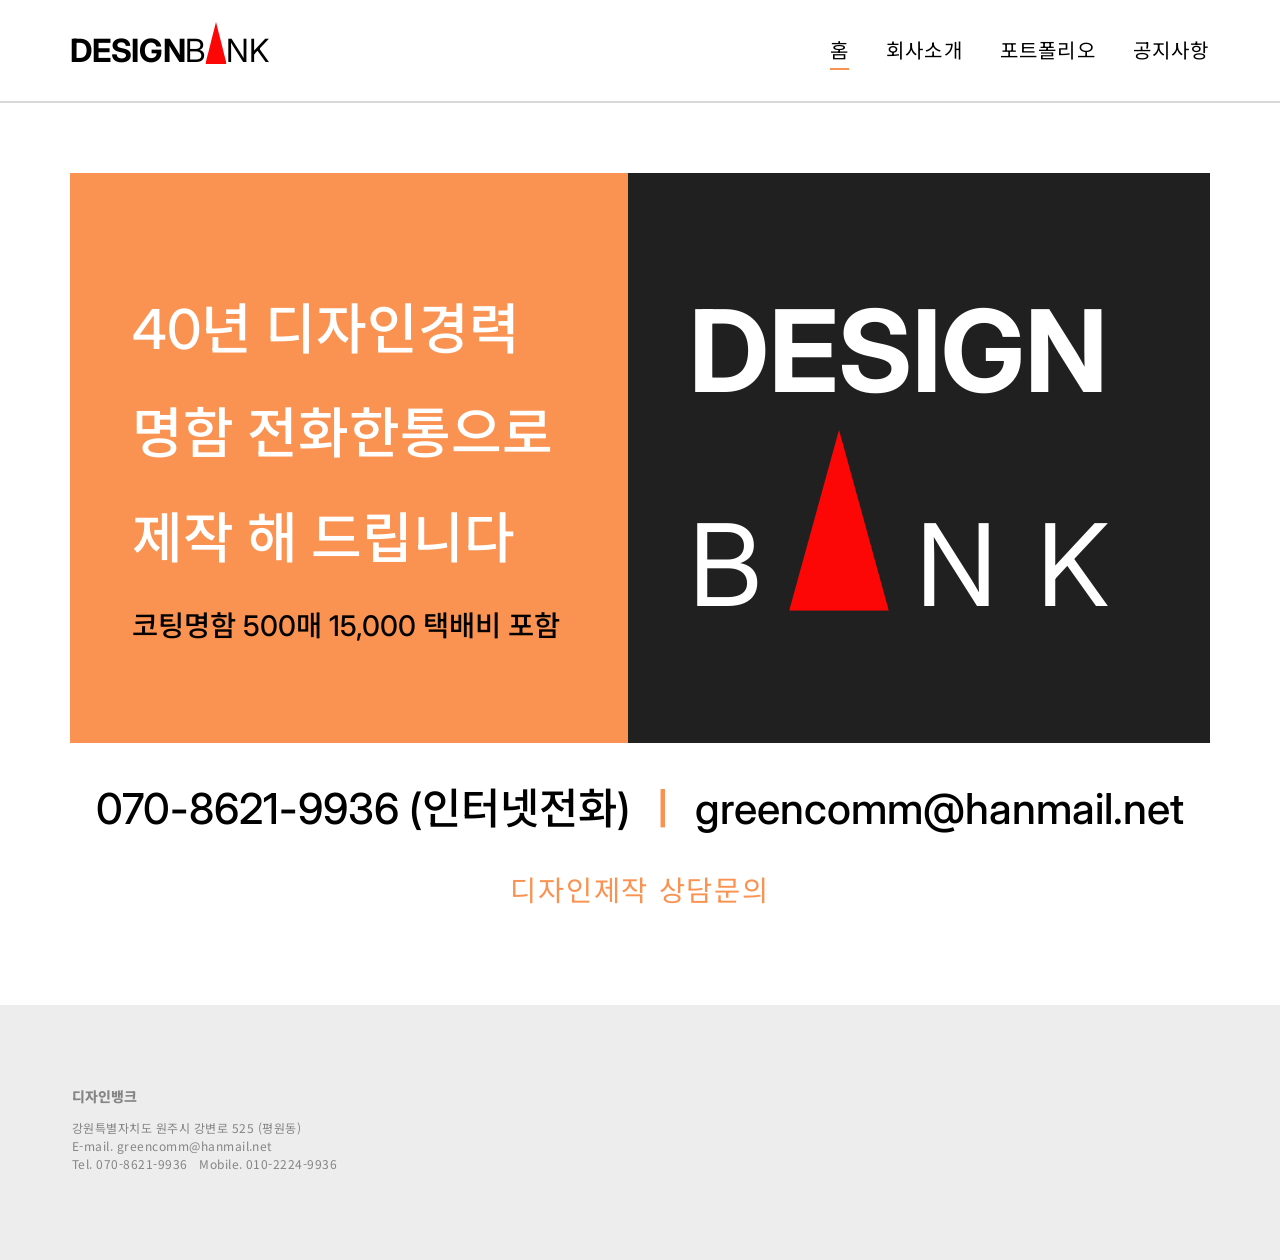
<file: index.html>
<!DOCTYPE html>
<html lang="ko">
<head>
<meta charset="UTF-8">
<meta name="viewport" content="width=device-width, initial-scale=1, viewport-fit=cover">
<title>DESIGNBANK 디자인뱅크</title>
<link rel="preconnect" href="https://fonts.googleapis.com">
<link rel="preconnect" href="https://fonts.gstatic.com" crossorigin>
<link href="https://fonts.googleapis.com/css2?family=Inter:wght@300;400;500;700;800&family=Noto+Sans+KR:wght@300;400;500;700;800&display=swap" rel="stylesheet">
<link rel="stylesheet" href="css/style.css">
<style>
  /* index1.html 슬라이드 효과: 글씨 전체가 오른쪽 검정 판 뒤에서 왼쪽으로 2초간 나옴 */
  .hero-left { position: relative; overflow: hidden; }
  .hero-right { position: relative; z-index: 2; }
  .hero-slide { animation: heroSlideLeft 2s cubic-bezier(.22,.8,.3,1) both; }
  @keyframes heroSlideLeft {
    from { transform: translateX(var(--slide, calc(100% + 10rem))); }
    to   { transform: translateX(0); }
  }
  @media (prefers-reduced-motion: reduce) { .hero-slide { animation: none; } }
</style>
</head>
<body data-page="home" data-group="home">

<svg width="0" height="0" style="position:absolute" aria-hidden="true">
  <symbol id="tri" viewBox="0 0 24 47.5" preserveAspectRatio="none"><polygon points="12,0 24,47.5 0,47.5" fill="#fd0606"/></symbol>
</svg>

<header class="header" id="header">
  <div class="header-inner">
    <a href="index.html" class="logo" aria-label="DESIGNBANK 홈">
      <b>DESIGN</b><span>B<span class="a">A<svg class="tri" aria-hidden="true"><use href="#tri"/></svg></span>NK</span>
    </a>
    <button class="menu-btn" aria-label="메뉴 열기" aria-expanded="false" aria-controls="nav"><span></span><span></span><span></span></button>
    <nav class="nav" id="nav">
      <a href="index.html" data-nav="home">홈</a>
      <a href="about.html" data-nav="about">회사소개</a>
      <a href="portfolio.html" data-nav="portfolio">포트폴리오</a>
      <a href="notice.html" data-nav="notice">공지사항</a>
    </nav>
  </div>
</header>

<main>
  <section class="page">
    <div class="hero">
      <div class="hero-left">
        <div class="hero-slide" id="heroSlide">
          <h1>40년 디자인경력<br>명함 전화한통으로<br>제작 해 드립니다</h1>
          <p>코팅명함 500매 15,000 택배비 포함</p>
        </div>
      </div>
      <div class="hero-right" aria-label="DESIGN BANK">
        <div class="hero-mark" aria-hidden="true">
          <span class="l1">DESIGN</span>
          <span class="l2">B<span class="a">A<svg class="tri" aria-hidden="true"><use href="#tri"/></svg></span>NK</span>
        </div>
      </div>
    </div>
    <div class="contact">
      <p class="tel">070-8621-9936 (인터넷전화)<em>ㅣ</em>greencomm@hanmail.net</p>
      <span class="cta">디자인제작 상담문의</span>
    </div>
  </section>
</main>

<footer class="footer">
  <div class="footer-inner">
    <b>디자인뱅크</b>
    <address>
      강원특별자치도 원주시 강변로 525 (평원동)<br>
      E-mail. greencomm@hanmail.net<br>
      <span>Tel. 070-8621-9936</span> Mobile. 010-2224-9936
    </address>
  </div>
</footer>

<script src="js/common.js"></script>
<script>
  // 주황 영역 폭만큼 오른쪽(검정 판 뒤)에서 시작하도록 설정
  // 홈 메뉴·로고를 누를 때마다, 그리고 주황 영역을 클릭할 때 다시 재생
  (function () {
    var left = document.querySelector('.hero-left');
    var slide = document.getElementById('heroSlide');
    if (!left || !slide) return;

    function setDistance() { slide.style.setProperty('--slide', left.clientWidth + 'px'); }
    function replay() {
      setDistance();
      slide.style.animation = 'none';
      void slide.offsetWidth;
      slide.style.animation = '';
    }

    setDistance();
    window.addEventListener('resize', setDistance);
    left.addEventListener('click', replay);

    // 홈 메뉴와 로고: 페이지를 새로 불러오지 않고 맨 위로 올린 뒤 애니메이션 재생
    document.querySelectorAll('a[data-nav="home"], .header .logo').forEach(function (a) {
      a.addEventListener('click', function (e) {
        e.preventDefault();
        window.scrollTo({ top: 0, behavior: 'smooth' });
        // 모바일 메뉴가 열려 있으면 닫기
        var nav = document.getElementById('nav');
        var btn = document.querySelector('.menu-btn');
        if (nav && btn && btn.getAttribute('aria-expanded') === 'true') btn.click();
        replay();
      });
    });

    // 뒤로가기로 돌아왔을 때(캐시된 페이지)도 다시 재생
    window.addEventListener('pageshow', function (e) { if (e.persisted) replay(); });
  })();
</script>
</body>
</html>
</file>
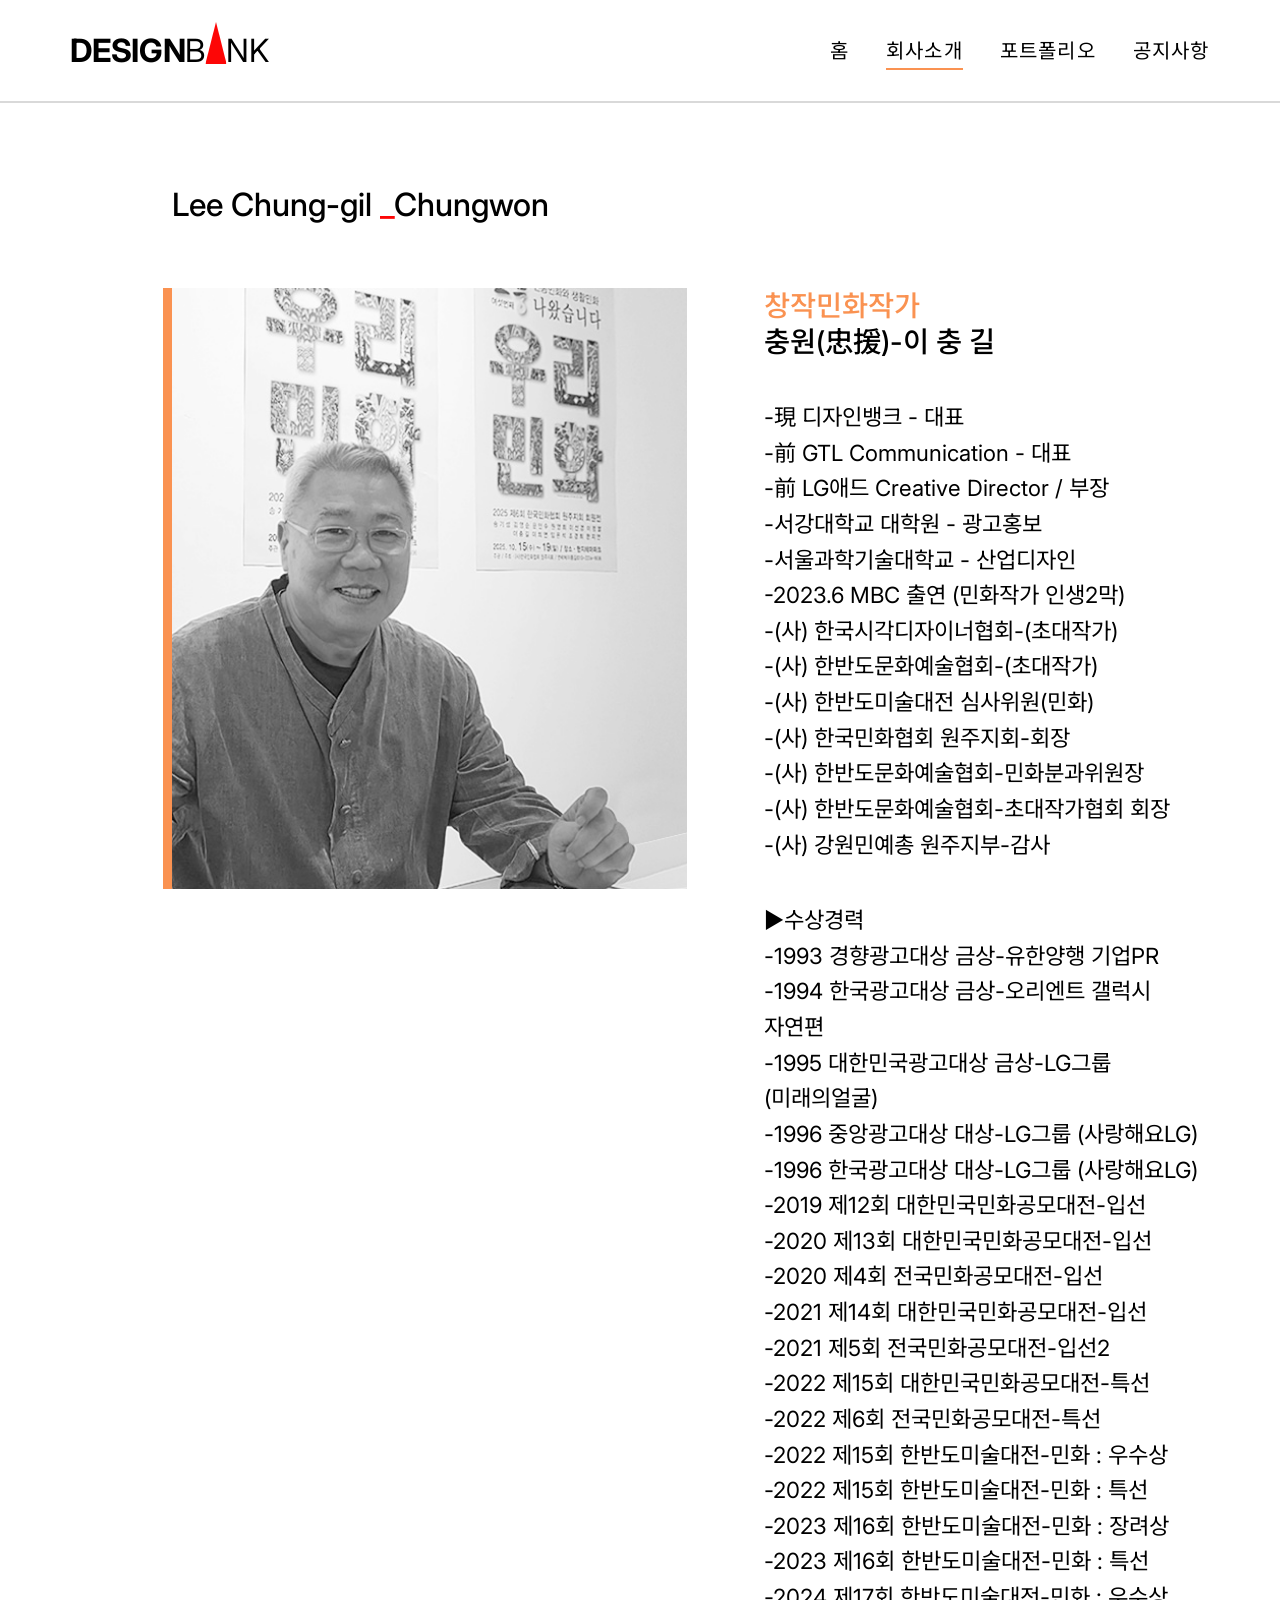
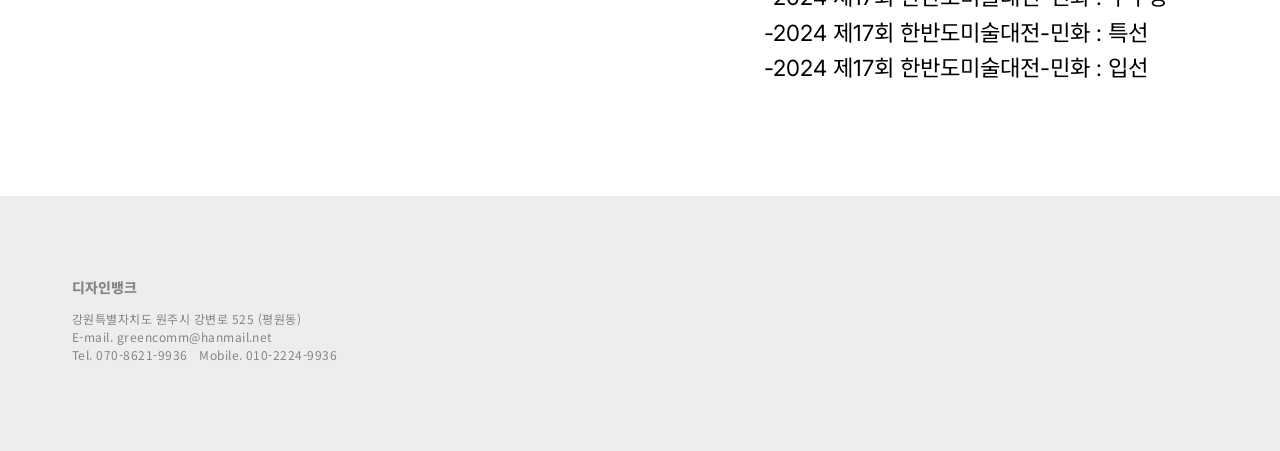
<file: about.html>
<!DOCTYPE html>
<html lang="ko">
<head>
<meta charset="UTF-8">
<meta name="viewport" content="width=device-width, initial-scale=1, viewport-fit=cover">
<title>회사소개 | DESIGNBANK 디자인뱅크</title>
<link rel="preconnect" href="https://fonts.googleapis.com">
<link rel="preconnect" href="https://fonts.gstatic.com" crossorigin>
<link href="https://fonts.googleapis.com/css2?family=Inter:wght@300;400;500;700;800&family=Noto+Sans+KR:wght@300;400;500;700;800&display=swap" rel="stylesheet">
<link rel="stylesheet" href="css/style.css">
</head>
<body data-page="about" data-group="about">

<svg width="0" height="0" style="position:absolute" aria-hidden="true">
  <symbol id="tri" viewBox="0 0 24 47.5" preserveAspectRatio="none"><polygon points="12,0 24,47.5 0,47.5" fill="#fd0606"/></symbol>
</svg>

<header class="header" id="header">
  <div class="header-inner">
    <a href="index.html" class="logo" aria-label="DESIGNBANK 홈">
      <b>DESIGN</b><span>B<span class="a">A<svg class="tri" aria-hidden="true"><use href="#tri"/></svg></span>NK</span>
    </a>
    <button class="menu-btn" aria-label="메뉴 열기" aria-expanded="false" aria-controls="nav"><span></span><span></span><span></span></button>
    <nav class="nav" id="nav">
      <a href="index.html" data-nav="home">홈</a>
      <a href="about.html" data-nav="about">회사소개</a>
      <a href="portfolio.html" data-nav="portfolio">포트폴리오</a>
      <a href="notice.html" data-nav="notice">공지사항</a>
    </nav>
  </div>
</header>

<main>
  <section class="page about">
    <h2>Lee Chung-gil <em>_</em>Chungwon</h2>
    <div class="about-grid">
      <div class="ph photo" data-src="images/image1/대표사진.jpg" data-alt="충원 이충길 대표"></div>
      <div class="bio">
        <p class="role">창작민화작가</p>
        <p class="name">충원(忠援)-이 충 길</p>
        <ul>
          <li>-現 디자인뱅크 - 대표</li>
          <li>-前 GTL Communication - 대표</li>
          <li>-前 LG애드 Creative Director / 부장</li>
          <li>-서강대학교 대학원 - 광고홍보</li>
          <li>-서울과학기술대학교 - 산업디자인</li>
          <li>-2023.6 MBC 출연 (민화작가 인생2막)</li>
          <li>-(사) 한국시각디자이너협회-(초대작가)</li>
          <li>-(사) 한반도문화예술협회-(초대작가)</li>
          <li>-(사) 한반도미술대전 심사위원(민화)</li>
          <li>-(사) 한국민화협회 원주지회-회장</li>
          <li>-(사) 한반도문화예술협회-민화분과위원장</li>
          <li>-(사) 한반도문화예술협회-초대작가협회 회장</li>
          <li>-(사) 강원민예총 원주지부-감사</li>
        </ul>
        <h3>▶수상경력</h3>
        <ul>
          <li>-1993 경향광고대상 금상-유한양행 기업PR</li>
          <li>-1994 한국광고대상 금상-오리엔트 갤럭시 자연편</li>
          <li>-1995 대한민국광고대상 금상-LG그룹 (미래의얼굴)</li>
          <li>-1996 중앙광고대상 대상-LG그룹 (사랑해요LG)</li>
          <li>-1996 한국광고대상 대상-LG그룹 (사랑해요LG)</li>
          <li>-2019 제12회 대한민국민화공모대전-입선</li>
          <li>-2020 제13회 대한민국민화공모대전-입선</li>
          <li>-2020 제4회 전국민화공모대전-입선</li>
          <li>-2021 제14회 대한민국민화공모대전-입선</li>
          <li>-2021 제5회 전국민화공모대전-입선2</li>
          <li>-2022 제15회 대한민국민화공모대전-특선</li>
          <li>-2022 제6회 전국민화공모대전-특선</li>
          <li>-2022 제15회 한반도미술대전-민화 : 우수상</li>
          <li>-2022 제15회 한반도미술대전-민화 : 특선</li>
          <li>-2023 제16회 한반도미술대전-민화 : 장려상</li>
          <li>-2023 제16회 한반도미술대전-민화 : 특선</li>
          <li>-2024 제17회 한반도미술대전-민화 : 우수상</li>
          <li>-2024 제17회 한반도미술대전-민화 : 특선</li>
          <li>-2024 제17회 한반도미술대전-민화 : 입선</li>
        </ul>
      </div>
    </div>
  </section>
</main>

<footer class="footer">
  <div class="footer-inner">
    <b>디자인뱅크</b>
    <address>
      강원특별자치도 원주시 강변로 525 (평원동)<br>
      E-mail. <a href="mailto:greencomm@hanmail.net">greencomm@hanmail.net</a><br>
      <span>Tel. <a href="tel:070-8621-9936">070-8621-9936</a></span> Mobile. <a href="tel:010-2224-9936">010-2224-9936</a>
    </address>
  </div>
</footer>

<div class="lightbox" id="lightbox" role="dialog" aria-label="이미지 크게 보기"><img alt=""></div>

<script src="js/common.js"></script>
</body>
</html>
</file>
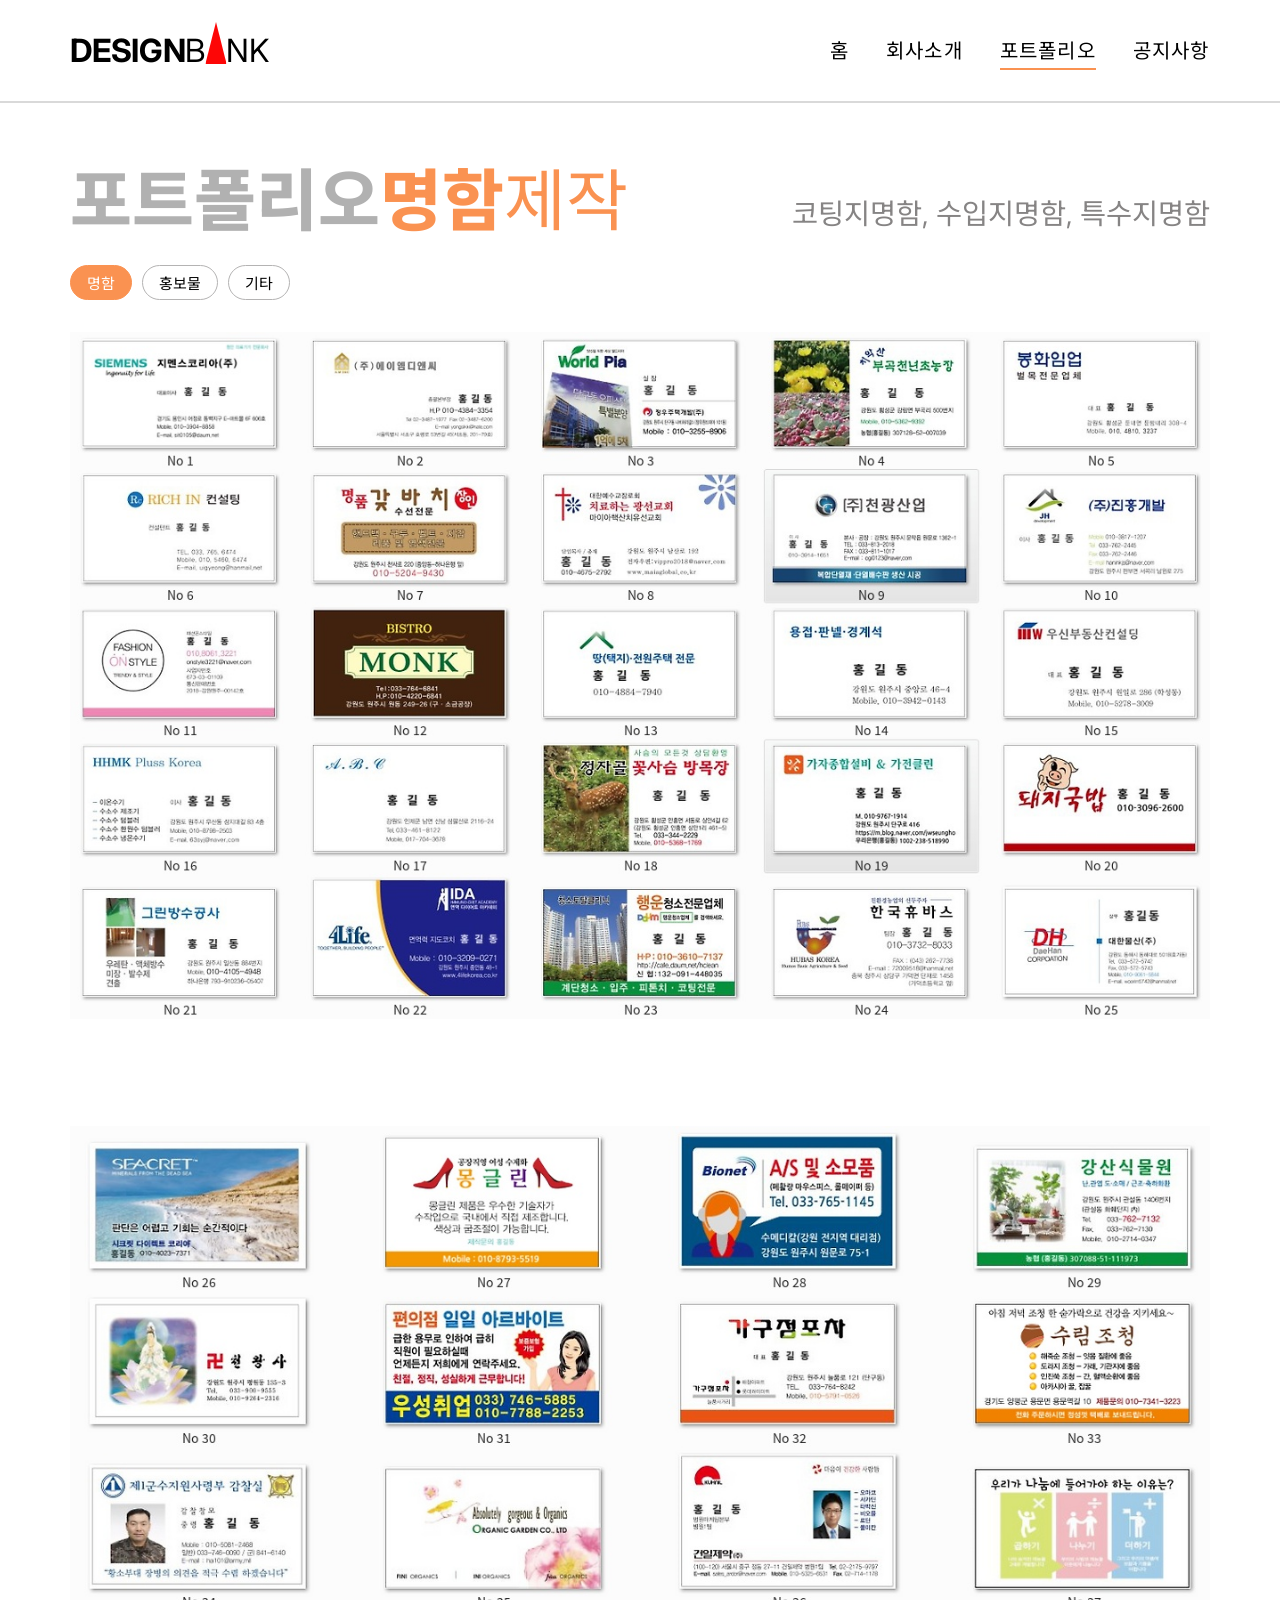
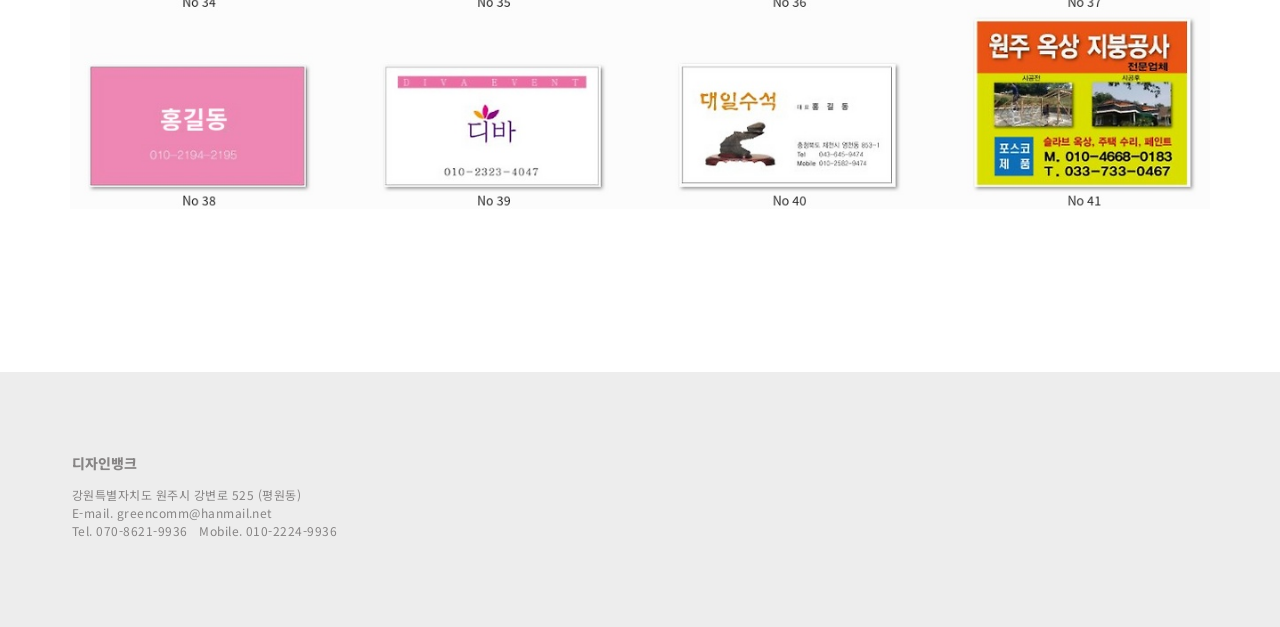
<file: namecard.html>
<!DOCTYPE html>
<html lang="ko">
<head>
<meta charset="UTF-8">
<meta name="viewport" content="width=device-width, initial-scale=1, viewport-fit=cover">
<title>포트폴리오 - 명함 | DESIGNBANK 디자인뱅크</title>
<link rel="preconnect" href="https://fonts.googleapis.com">
<link rel="preconnect" href="https://fonts.gstatic.com" crossorigin>
<link href="https://fonts.googleapis.com/css2?family=Inter:wght@300;400;500;700;800&family=Noto+Sans+KR:wght@300;400;500;700;800&display=swap" rel="stylesheet">
<link rel="stylesheet" href="css/style.css">
<style>
  /* 명함 이미지가 잘리지 않고 원본 비율 그대로 아래로 길게 보이도록 */
  [data-gallery="namecard"],
  [data-gallery="namecard"] * {
    max-height: none !important;
    overflow: visible !important;
  }
  [data-gallery="namecard"] .ph,
  [data-gallery="namecard"] figure,
  [data-gallery="namecard"] a {
    height: auto !important;
    aspect-ratio: auto !important;
  }
  [data-gallery="namecard"] img {
    display: block;
    width: 100% !important;
    height: auto !important;
    object-fit: contain !important;
    aspect-ratio: auto !important;
  }
  .namecard-full img {
    display: block;
    width: 100%;
    height: auto;
    margin: 0 auto 24px;
  }
</style>
</head>
<body data-page="namecard" data-group="portfolio">

<svg width="0" height="0" style="position:absolute" aria-hidden="true">
  <symbol id="tri" viewBox="0 0 24 47.5" preserveAspectRatio="none"><polygon points="12,0 24,47.5 0,47.5" fill="#fd0606"/></symbol>
</svg>

<header class="header" id="header">
  <div class="header-inner">
    <a href="index.html" class="logo" aria-label="DESIGNBANK 홈">
      <b>DESIGN</b><span>B<span class="a">A<svg class="tri" aria-hidden="true"><use href="#tri"/></svg></span>NK</span>
    </a>
    <button class="menu-btn" aria-label="메뉴 열기" aria-expanded="false" aria-controls="nav"><span></span><span></span><span></span></button>
    <nav class="nav" id="nav">
      <a href="index.html" data-nav="home">홈</a>
      <a href="about.html" data-nav="about">회사소개</a>
      <a href="portfolio.html" data-nav="portfolio">포트폴리오</a>
      <a href="notice.html" data-nav="notice">공지사항</a>
    </nav>
  </div>
</header>

<main>
  <section class="page">
    <div class="pf-head">
      <h2><span class="g">포트폴리오</span>명함<span class="r">제작</span></h2>
      <p>코팅지명함, 수입지명함, 특수지명함</p>
    </div>
    <div class="pf-tabs"></div>
    <div class="stack namecard-full">
      <img src="images/namecard/namecards1.jpg" alt="명함 제작 포트폴리오 1">
      <img src="images/namecard/namecards2.jpg" alt="명함 제작 포트폴리오 2">
    </div>
  </section>
</main>

<footer class="footer">
  <div class="footer-inner">
    <b>디자인뱅크</b>
    <address>
      강원특별자치도 원주시 강변로 525 (평원동)<br>
      E-mail. <a href="mailto:greencomm@hanmail.net">greencomm@hanmail.net</a><br>
      <span>Tel. <a href="tel:070-8621-9936">070-8621-9936</a></span> Mobile. <a href="tel:010-2224-9936">010-2224-9936</a>
    </address>
  </div>
</footer>

<div class="lightbox" id="lightbox" role="dialog" aria-label="이미지 크게 보기"><img alt=""></div>

<script src="js/common.js"></script>
</body>
</html>
</file>
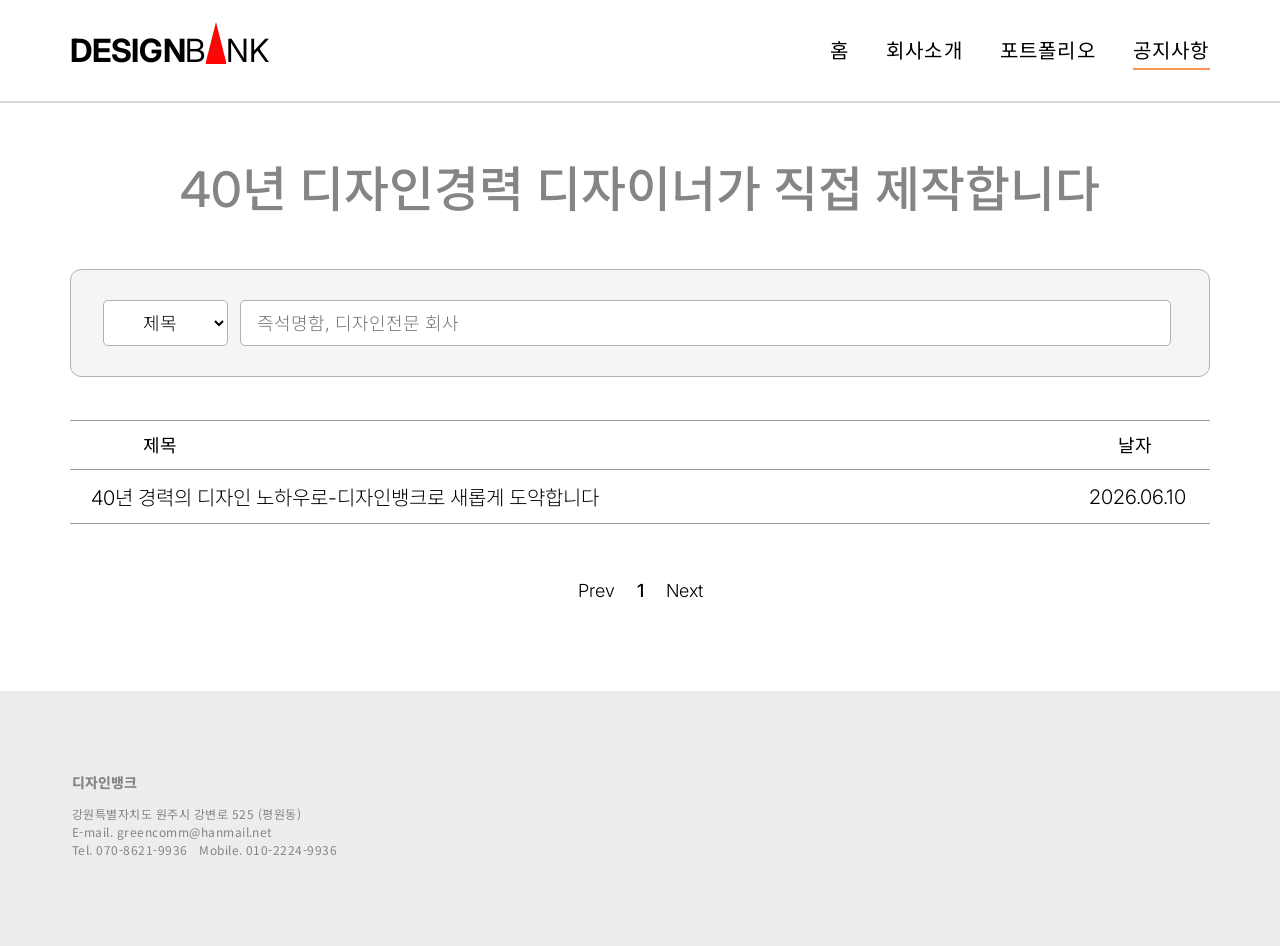
<file: notice-view.html>
<!DOCTYPE html>
<html lang="ko">
<head>
<meta charset="UTF-8">
<meta name="viewport" content="width=device-width, initial-scale=1">
<title>공지사항 상세 | DESIGNBANK 디자인뱅크</title>
<!-- 공지 글 보기는 이제 notice.html?id=번호 에서 보여 줍니다. 예전 주소로 들어오면 자동으로 이동합니다. -->
<script>location.replace('notice.html' + location.search);</script>
<noscript><meta http-equiv="refresh" content="0; url=notice.html"></noscript>
</head>
<body><p><a href="notice.html">공지사항으로 이동</a></p></body>
</html>
</file>
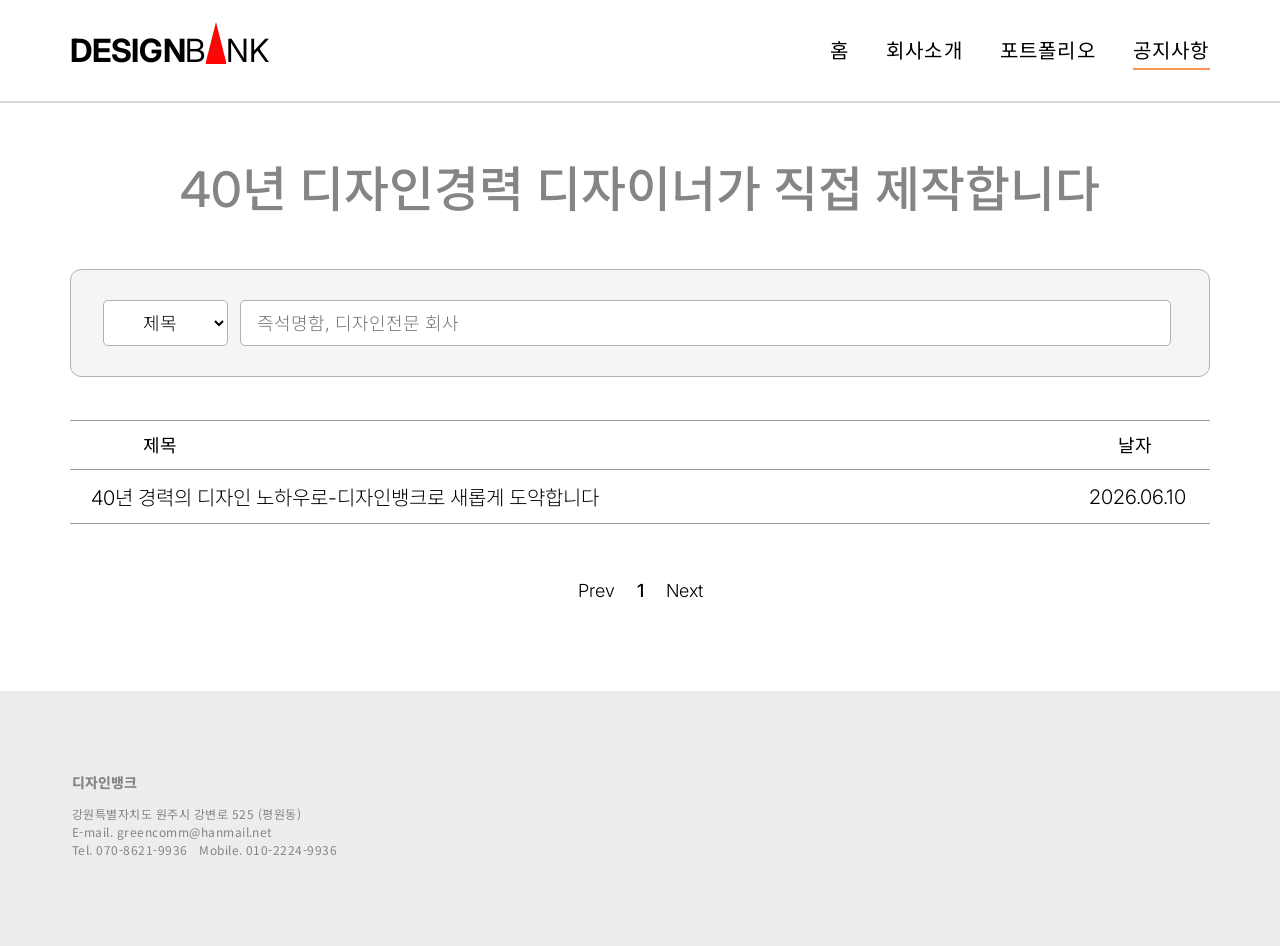
<file: notice.html>
<!DOCTYPE html>
<html lang="ko">
<head>
<meta charset="UTF-8">
<meta name="viewport" content="width=device-width, initial-scale=1, viewport-fit=cover">
<title>공지사항 | DESIGNBANK 디자인뱅크</title>
<link rel="preconnect" href="https://fonts.googleapis.com">
<link rel="preconnect" href="https://fonts.gstatic.com" crossorigin="">
<link href="https://fonts.googleapis.com/css2?family=Inter:wght@300;400;500;700;800&amp;family=Noto+Sans+KR:wght@300;400;500;700;800&amp;display=swap" rel="stylesheet">
<link rel="stylesheet" href="css/style.css?v=202610121200">
<style>
  /* 모바일에서도 검색칸을 한 줄로 (제목 선택 + 검색어 입력) */
  @media (max-width:600px){
    .search{flex-direction:row;align-items:center;gap:8px;padding:14px}
    .search select{flex:none;width:88px;padding:0 8px;font-size:16px}
    .search input{flex:1;min-width:0;padding:0 12px;font-size:16px}
  }
</style>
</head>
<body data-page="notice" data-group="notice">

<svg width="0" height="0" style="position:absolute" aria-hidden="true">
  <symbol id="tri" viewBox="0 0 24 47.5" preserveAspectRatio="none"><polygon points="12,0 24,47.5 0,47.5" fill="#fd0606"></polygon></symbol>
</svg>

<header class="header" id="header">
  <div class="header-inner">
    <a href="index.html" class="logo" aria-label="DESIGNBANK 홈">
      <b>DESIGN</b><span>B<span class="a">A<svg class="tri" aria-hidden="true"><use href="#tri"></use></svg></span>NK</span>
    </a>
    <button class="menu-btn" aria-label="메뉴 열기" aria-expanded="false" aria-controls="nav"><span></span><span></span><span></span></button>
    <nav class="nav" id="nav">
      <a href="index.html" data-nav="home">홈</a>
      <a href="about.html" data-nav="about">회사소개</a>
      <a href="portfolio.html" data-nav="portfolio">포트폴리오</a>
      <a href="notice.html" data-nav="notice">공지사항</a>
    </nav>
  </div>
</header>

<main>
  <section class="page">
    <p class="notice-title" data-view-title="40년 디자인경력 디자이너는 다릅니다">40년 디자인경력 디자이너가 직접 제작합니다</p>
    <form class="search" role="search" onsubmit="return false">
      <select aria-label="검색 항목"><option>제목</option></select>
      <input type="search" id="q" placeholder="즉석명함, 디자인전문 회사" aria-label="검색어">
    </form>
    <table class="board">
      <thead><tr><th>제목</th><th class="date">날자</th></tr></thead>
      <tbody id="board-body"></tbody>
    </table>
    <div class="pager"><button type="button">Prev</button><b>1</b><button type="button">Next</button></div>
    <article class="detail" id="post" style="display:none"></article>
  </section>
</main>

<footer class="footer">
  <div class="footer-inner">
    <b>디자인뱅크</b>
    <address>
      강원특별자치도 원주시 강변로 525 (평원동)<br>
      E-mail. <a href="mailto:greencomm@hanmail.net">greencomm@hanmail.net</a><br>
      <span>Tel. <a href="tel:070-8621-9936">070-8621-9936</a></span> Mobile. <a href="tel:010-2224-9936">010-2224-9936</a>
    </address>
  </div>
</footer>

<script id="notice-data">
/* 공지사항 글 목록: admin.html(편집기)에서 고치면 이 부분이 바뀝니다 */
window.NOTICE_POSTS = [
  {id:1,title:"40년 경력의 디자인 노하우로-디자인뱅크로 새롭게 도약합니다",date:"2026.06.10",body:"40년 경력의 디자인 노하우로<br>디자인뱅크 새이름으로 새롭게 도약합니다<br>많은 관심과 성원 부탁드립니다"}
];
</script>
<script src="js/common.js?v=202610121200"></script>
<script id="notice-render">
/* 공지사항 목록과 글 보기: 위 NOTICE_POSTS로 이 페이지가 직접 그립니다 (js/common.js 버전과 상관없이 동작) */
(function(){
  var P = window.NOTICE_POSTS || [];
  var body = document.getElementById("board-body"), post = document.getElementById("post"), q = document.getElementById("q");
  if (!body) return;
  if (q) { var nq = q.cloneNode(true); q.parentNode.replaceChild(nq, q); q = nq; }
  var id = Number(new URLSearchParams(location.search).get("id"));
  var back = '<a class="back" href="notice.html">목록으로</a>';
  function list(s) {
    var l = P.filter(function (p) { return p.title.indexOf(s) > -1; });
    body.innerHTML = l.length ? l.map(function (p) {
      return '<tr><td><a href="notice.html?id=' + p.id + '">' + p.title + '</a></td><td class="date">' + p.date + '</td></tr>';
    }).join("") : '<tr class="empty"><td colspan="2">검색 결과가 없습니다. 다른 검색어를 입력해 보세요.</td></tr>';
  }
  if (id && post) {
    document.querySelectorAll(".search,.board,.pager").forEach(function (e) { e.style.display = "none"; });
    var t = document.querySelector(".notice-title");
    if (t && t.getAttribute("data-view-title")) t.textContent = t.getAttribute("data-view-title");
    var p = P.filter(function (x) { return x.id === id; })[0];
    post.innerHTML = p ? '<h3>' + p.title + '</h3><time>' + p.date + '</time><hr><div class="body">' + p.body + '</div>' + back
                       : '<p>글을 찾을 수 없습니다. 목록에서 다시 선택해 주세요.</p>' + back;
    post.style.display = "";
  } else {
    if (post) post.style.display = "none";
    list("");
    if (q) q.addEventListener("input", function (e) { list(e.target.value.trim()); });
  }
})();
</script>
</body>
</html>
</file>
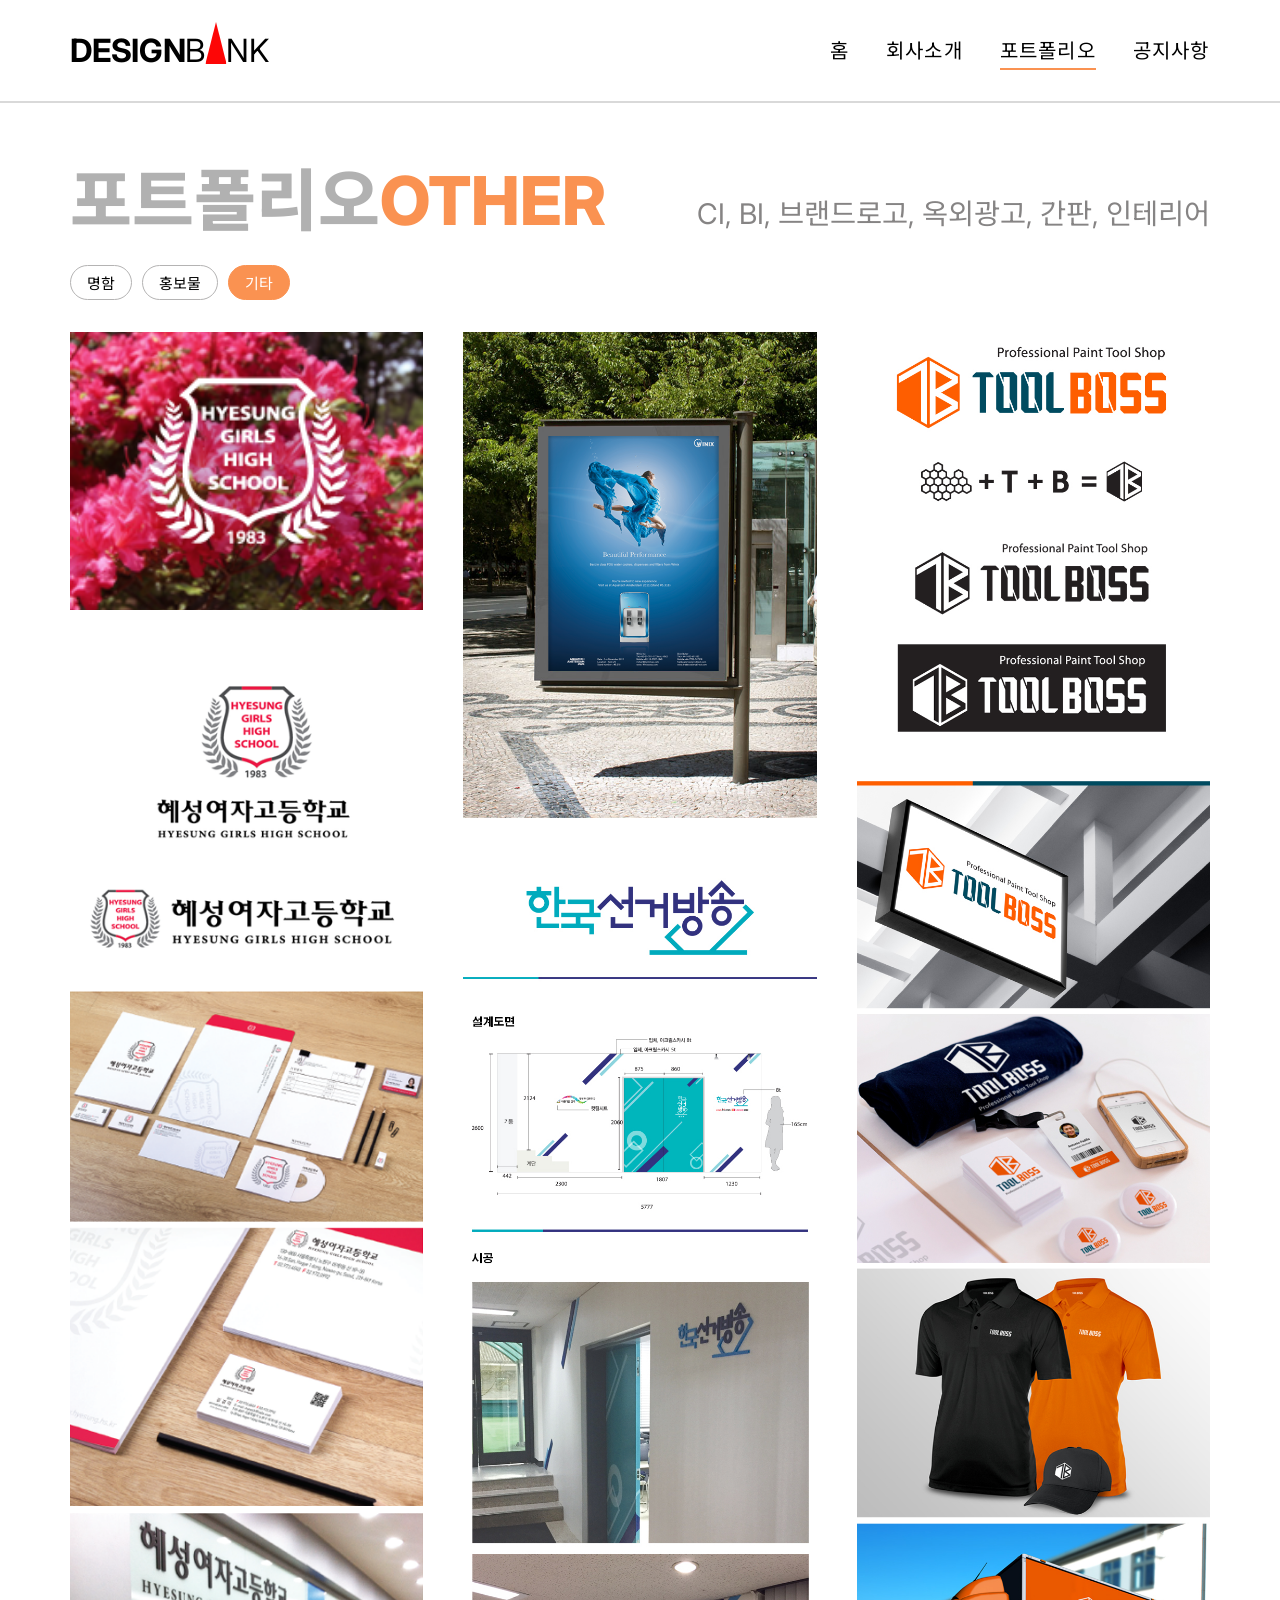
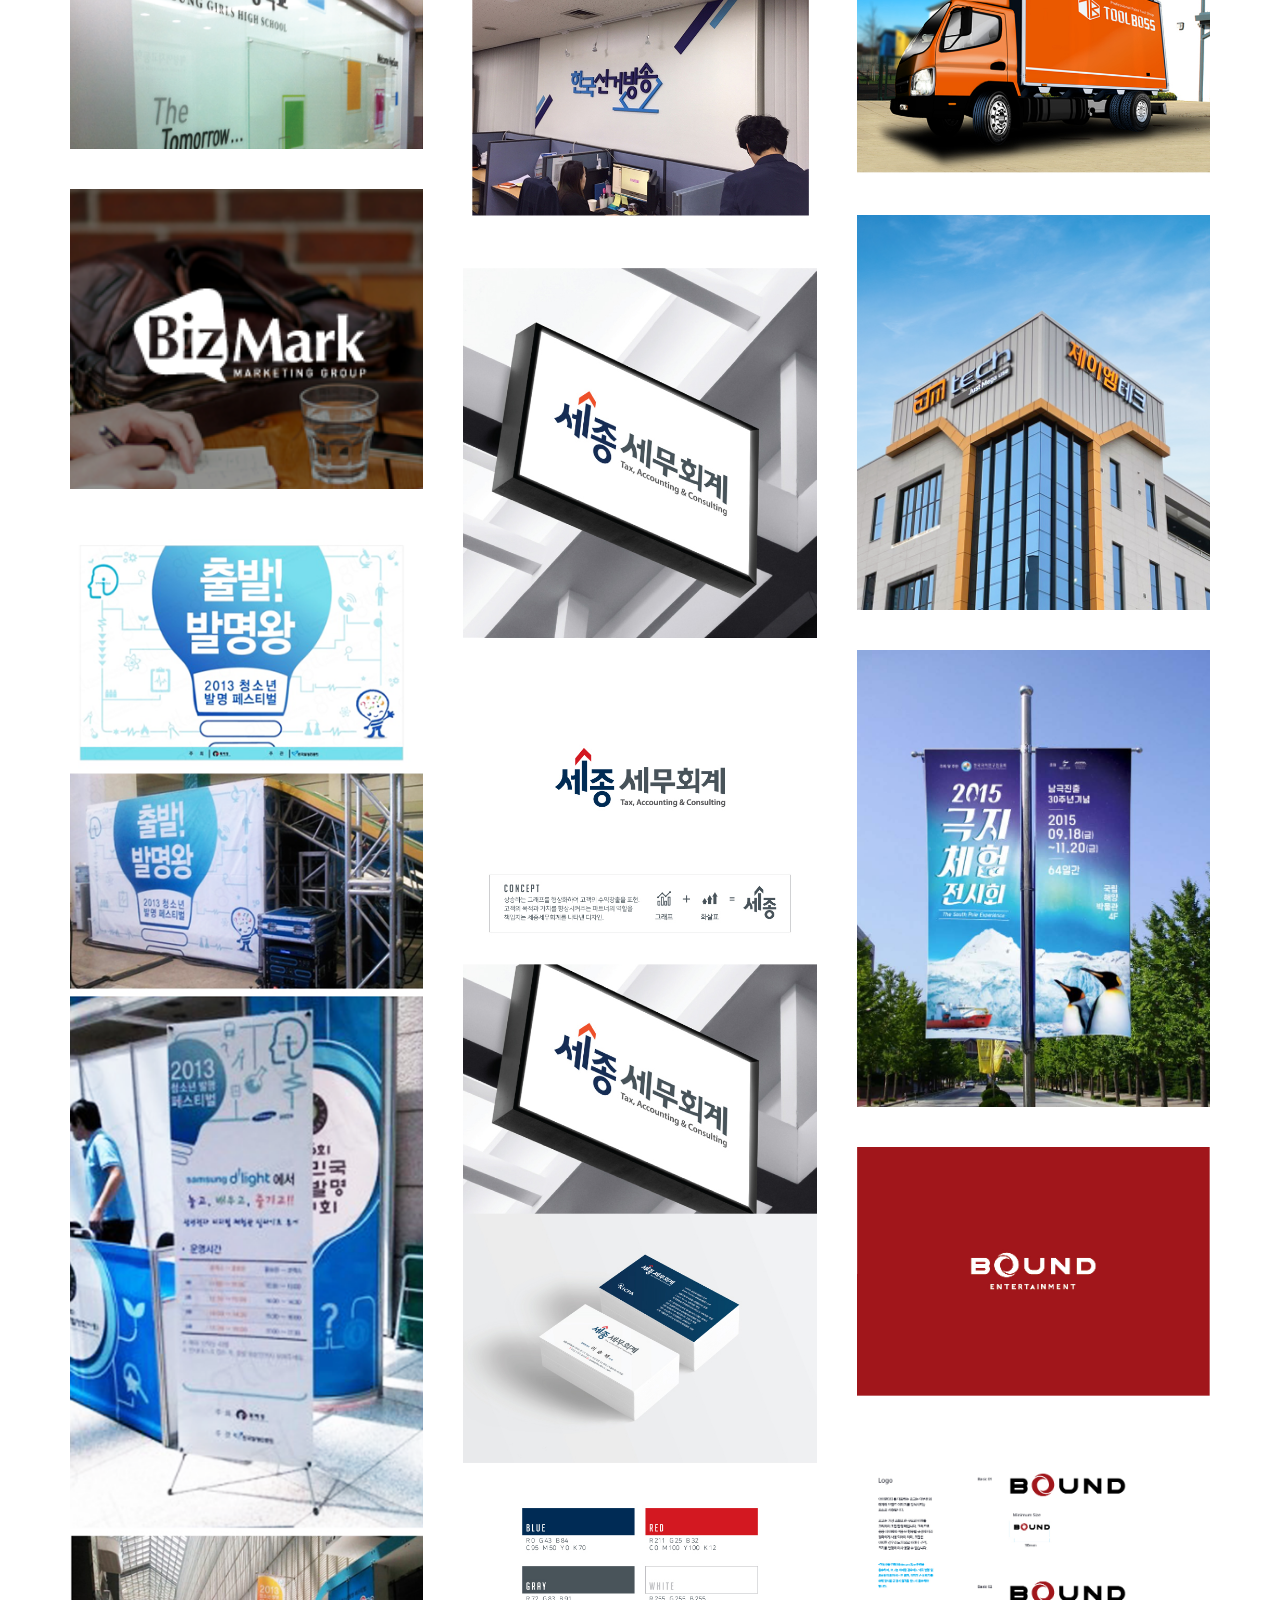
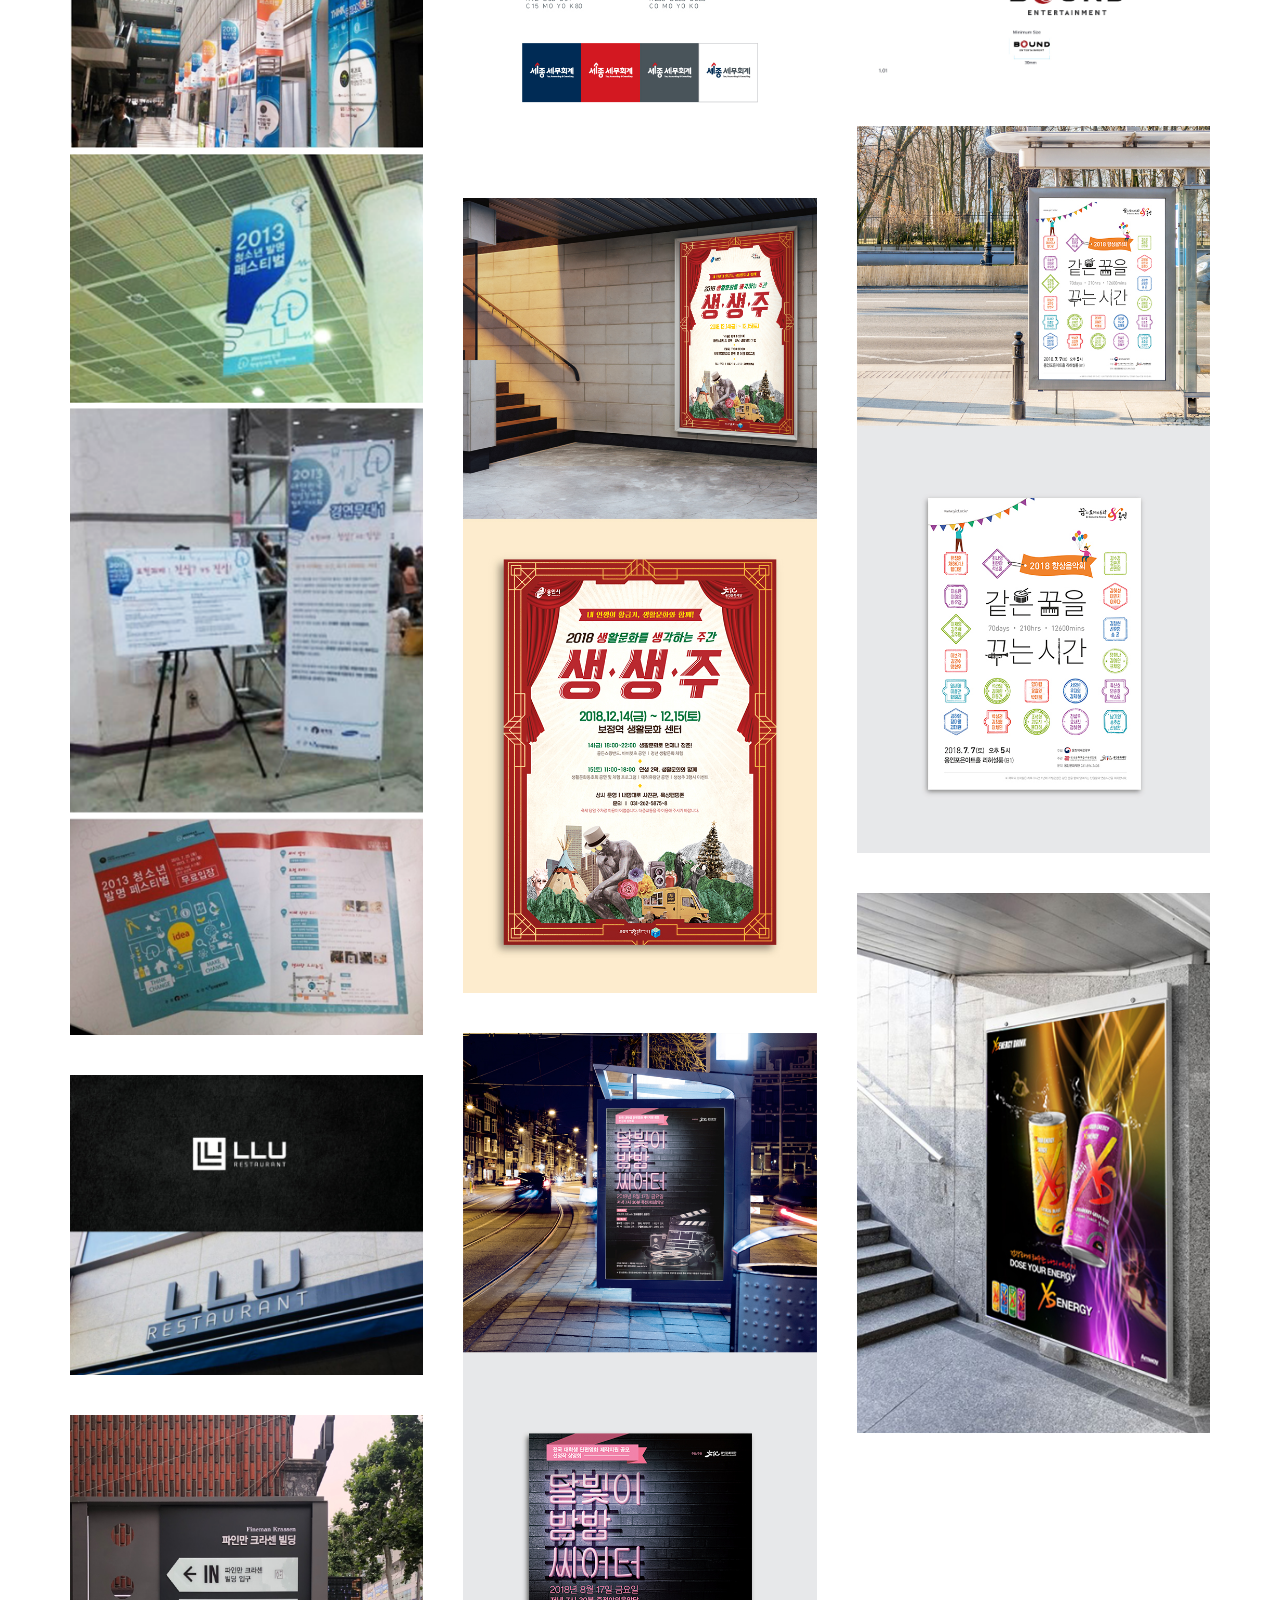
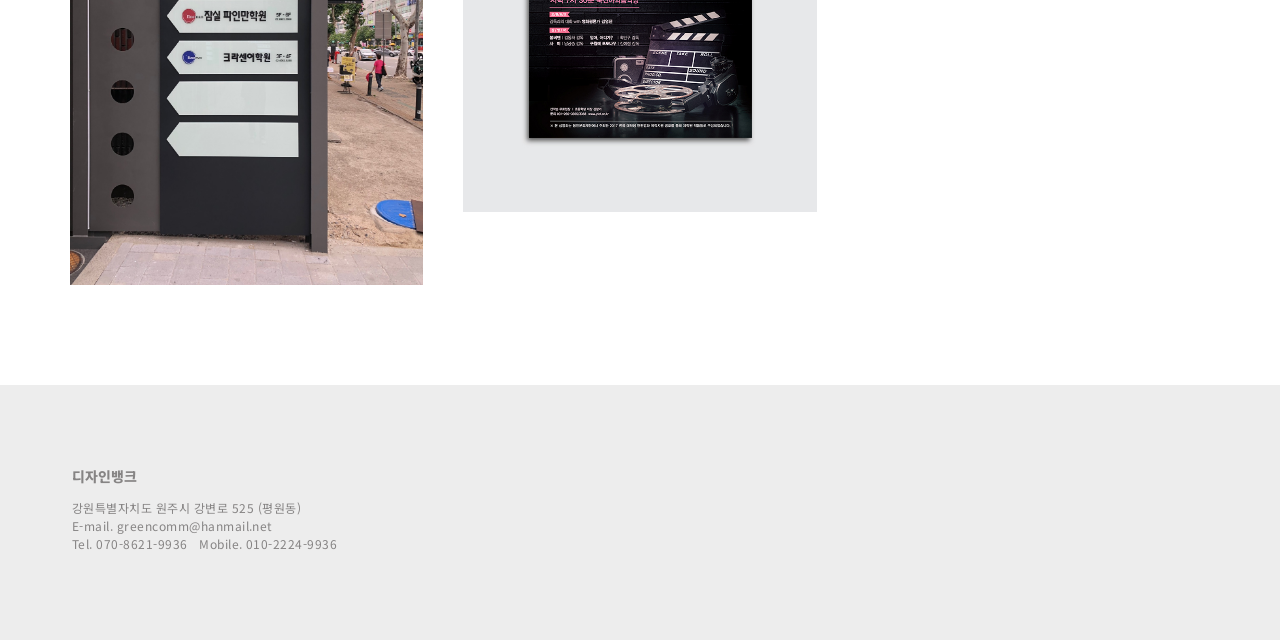
<file: other.html>
<!DOCTYPE html>
<html lang="ko">
<head>
<meta charset="UTF-8">
<meta name="viewport" content="width=device-width, initial-scale=1, viewport-fit=cover">
<title>포트폴리오 - 기타 | DESIGNBANK 디자인뱅크</title>
<link rel="preconnect" href="https://fonts.googleapis.com">
<link rel="preconnect" href="https://fonts.gstatic.com" crossorigin>
<link href="https://fonts.googleapis.com/css2?family=Inter:wght@300;400;500;700;800&family=Noto+Sans+KR:wght@300;400;500;700;800&display=swap" rel="stylesheet">
<link rel="stylesheet" href="css/style.css">
</head>
<body data-page="other" data-group="portfolio">

<svg width="0" height="0" style="position:absolute" aria-hidden="true">
  <symbol id="tri" viewBox="0 0 24 47.5" preserveAspectRatio="none"><polygon points="12,0 24,47.5 0,47.5" fill="#fd0606"/></symbol>
</svg>

<header class="header" id="header">
  <div class="header-inner">
    <a href="index.html" class="logo" aria-label="DESIGNBANK 홈">
      <b>DESIGN</b><span>B<span class="a">A<svg class="tri" aria-hidden="true"><use href="#tri"/></svg></span>NK</span>
    </a>
    <button class="menu-btn" aria-label="메뉴 열기" aria-expanded="false" aria-controls="nav"><span></span><span></span><span></span></button>
    <nav class="nav" id="nav">
      <a href="index.html" data-nav="home">홈</a>
      <a href="about.html" data-nav="about">회사소개</a>
      <a href="portfolio.html" data-nav="portfolio">포트폴리오</a>
      <a href="notice.html" data-nav="notice">공지사항</a>
    </nav>
  </div>
</header>

<main>
  <section class="page">
    <div class="pf-head">
      <h2><span class="g">포트폴리오</span>OTHER</h2>
      <p>CI, BI, 브랜드로고, 옥외광고, 간판, 인테리어</p>
    </div>
    <div class="pf-tabs"></div>
    <div class="masonry" data-gallery="other"></div>
  </section>
</main>

<footer class="footer">
  <div class="footer-inner">
    <b>디자인뱅크</b>
    <address>
      강원특별자치도 원주시 강변로 525 (평원동)<br>
      E-mail. <a href="mailto:greencomm@hanmail.net">greencomm@hanmail.net</a><br>
      <span>Tel. <a href="tel:070-8621-9936">070-8621-9936</a></span> Mobile. <a href="tel:010-2224-9936">010-2224-9936</a>
    </address>
  </div>
</footer>

<div class="lightbox" id="lightbox" role="dialog" aria-label="이미지 크게 보기"><img alt=""></div>

<script src="js/common.js"></script>
</body>
</html>
</file>
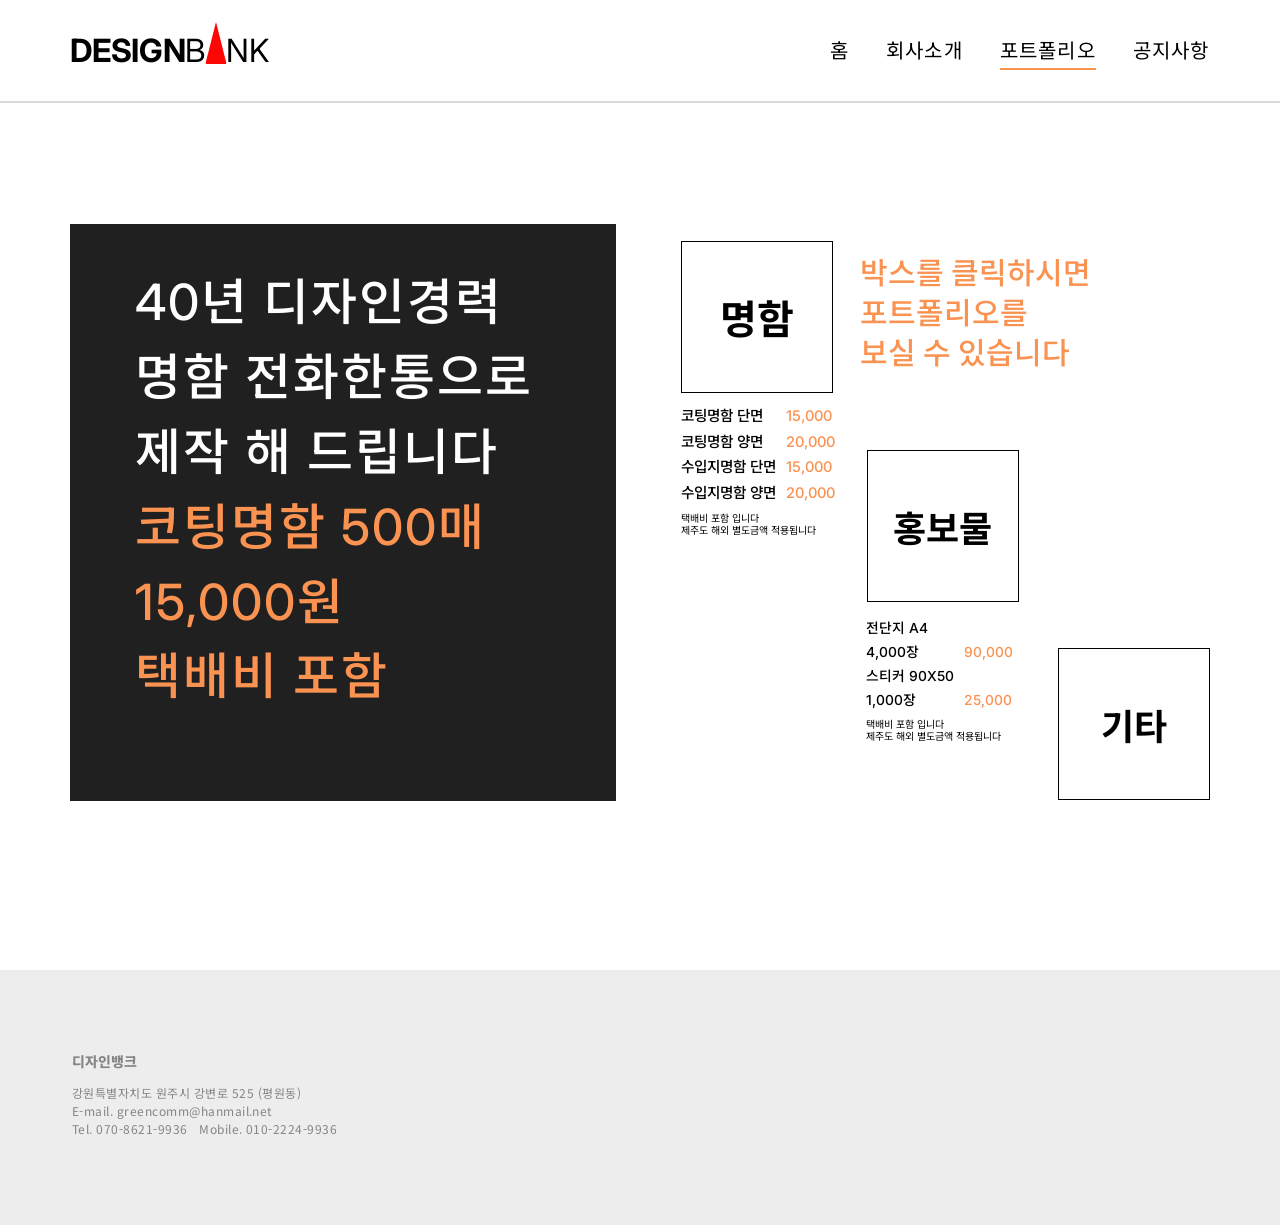
<file: portfolio.html>
<!DOCTYPE html>
<html lang="ko">
<head>
<meta charset="UTF-8">
<meta name="viewport" content="width=device-width, initial-scale=1, viewport-fit=cover">
<title>포트폴리오 | DESIGNBANK 디자인뱅크</title>
<link rel="preconnect" href="https://fonts.googleapis.com">
<link rel="preconnect" href="https://fonts.gstatic.com" crossorigin>
<link href="https://fonts.googleapis.com/css2?family=Inter:wght@300;400;500;700;800&family=Noto+Sans+KR:wght@300;400;500;700;800&display=swap" rel="stylesheet">
<link rel="stylesheet" href="css/style.css">
</head>
<body data-page="portfolio" data-group="portfolio">

<svg width="0" height="0" style="position:absolute" aria-hidden="true">
  <symbol id="tri" viewBox="0 0 24 47.5" preserveAspectRatio="none"><polygon points="12,0 24,47.5 0,47.5" fill="#fd0606"/></symbol>
</svg>

<header class="header" id="header">
  <div class="header-inner">
    <a href="index.html" class="logo" aria-label="DESIGNBANK 홈">
      <b>DESIGN</b><span>B<span class="a">A<svg class="tri" aria-hidden="true"><use href="#tri"/></svg></span>NK</span>
    </a>
    <button class="menu-btn" aria-label="메뉴 열기" aria-expanded="false" aria-controls="nav"><span></span><span></span><span></span></button>
    <nav class="nav" id="nav">
      <a href="index.html" data-nav="home">홈</a>
      <a href="about.html" data-nav="about">회사소개</a>
      <a href="portfolio.html" data-nav="portfolio">포트폴리오</a>
      <a href="notice.html" data-nav="notice">공지사항</a>
    </nav>
  </div>
</header>

<main>
  <section class="page">
    <div class="service">
      <div class="service-hero">
        <p>40년 디자인경력<br>명함 전화한통으로<br>제작 해 드립니다</p>
        <p class="o">코팅명함 500매<br>15,000원<br>택배비 포함</p>
      </div>
      <div class="boxes">
        <p class="guide">박스를 클릭하시면<br>포트폴리오를<br>보실 수 있습니다</p>
        <a class="cat b1" href="namecard.html"><span class="cat-box"><span class="ko">명함</span><span class="en">NAME<br>CARD</span></span></a>
        <div class="price p1">
          <dl>
            <dt>코팅명함 단면</dt><dd>15,000</dd>
            <dt>코팅명함 양면</dt><dd>20,000</dd>
            <dt>수입지명함 단면</dt><dd>15,000</dd>
            <dt>수입지명함 양면</dt><dd>20,000</dd>
          </dl>
          <small>택배비 포함 입니다<br>제주도 해외 별도금액 적용됩니다</small>
        </div>
        <a class="cat b2" href="promo.html"><span class="cat-box"><span class="ko">홍보물</span><span class="en">PROMO<br>TION</span></span></a>
        <div class="price p2">
          <dl>
            <dt>전단지 A4</dt><dd></dd>
            <dt>4,000장</dt><dd>90,000</dd>
            <dt>스티커 90X50</dt><dd></dd>
            <dt>1,000장</dt><dd>25,000</dd>
          </dl>
          <small>택배비 포함 입니다<br>제주도 해외 별도금액 적용됩니다</small>
        </div>
        <a class="cat b3" href="other.html"><span class="cat-box"><span class="ko">기타</span><span class="en">OTHER</span></span></a>
      </div>
    </div>
  </section>
</main>

<footer class="footer">
  <div class="footer-inner">
    <b>디자인뱅크</b>
    <address>
      강원특별자치도 원주시 강변로 525 (평원동)<br>
      E-mail. <a href="mailto:greencomm@hanmail.net">greencomm@hanmail.net</a><br>
      <span>Tel. <a href="tel:070-8621-9936">070-8621-9936</a></span> Mobile. <a href="tel:010-2224-9936">010-2224-9936</a>
    </address>
  </div>
</footer>

<script src="js/common.js"></script>
</body>
</html>
</file>
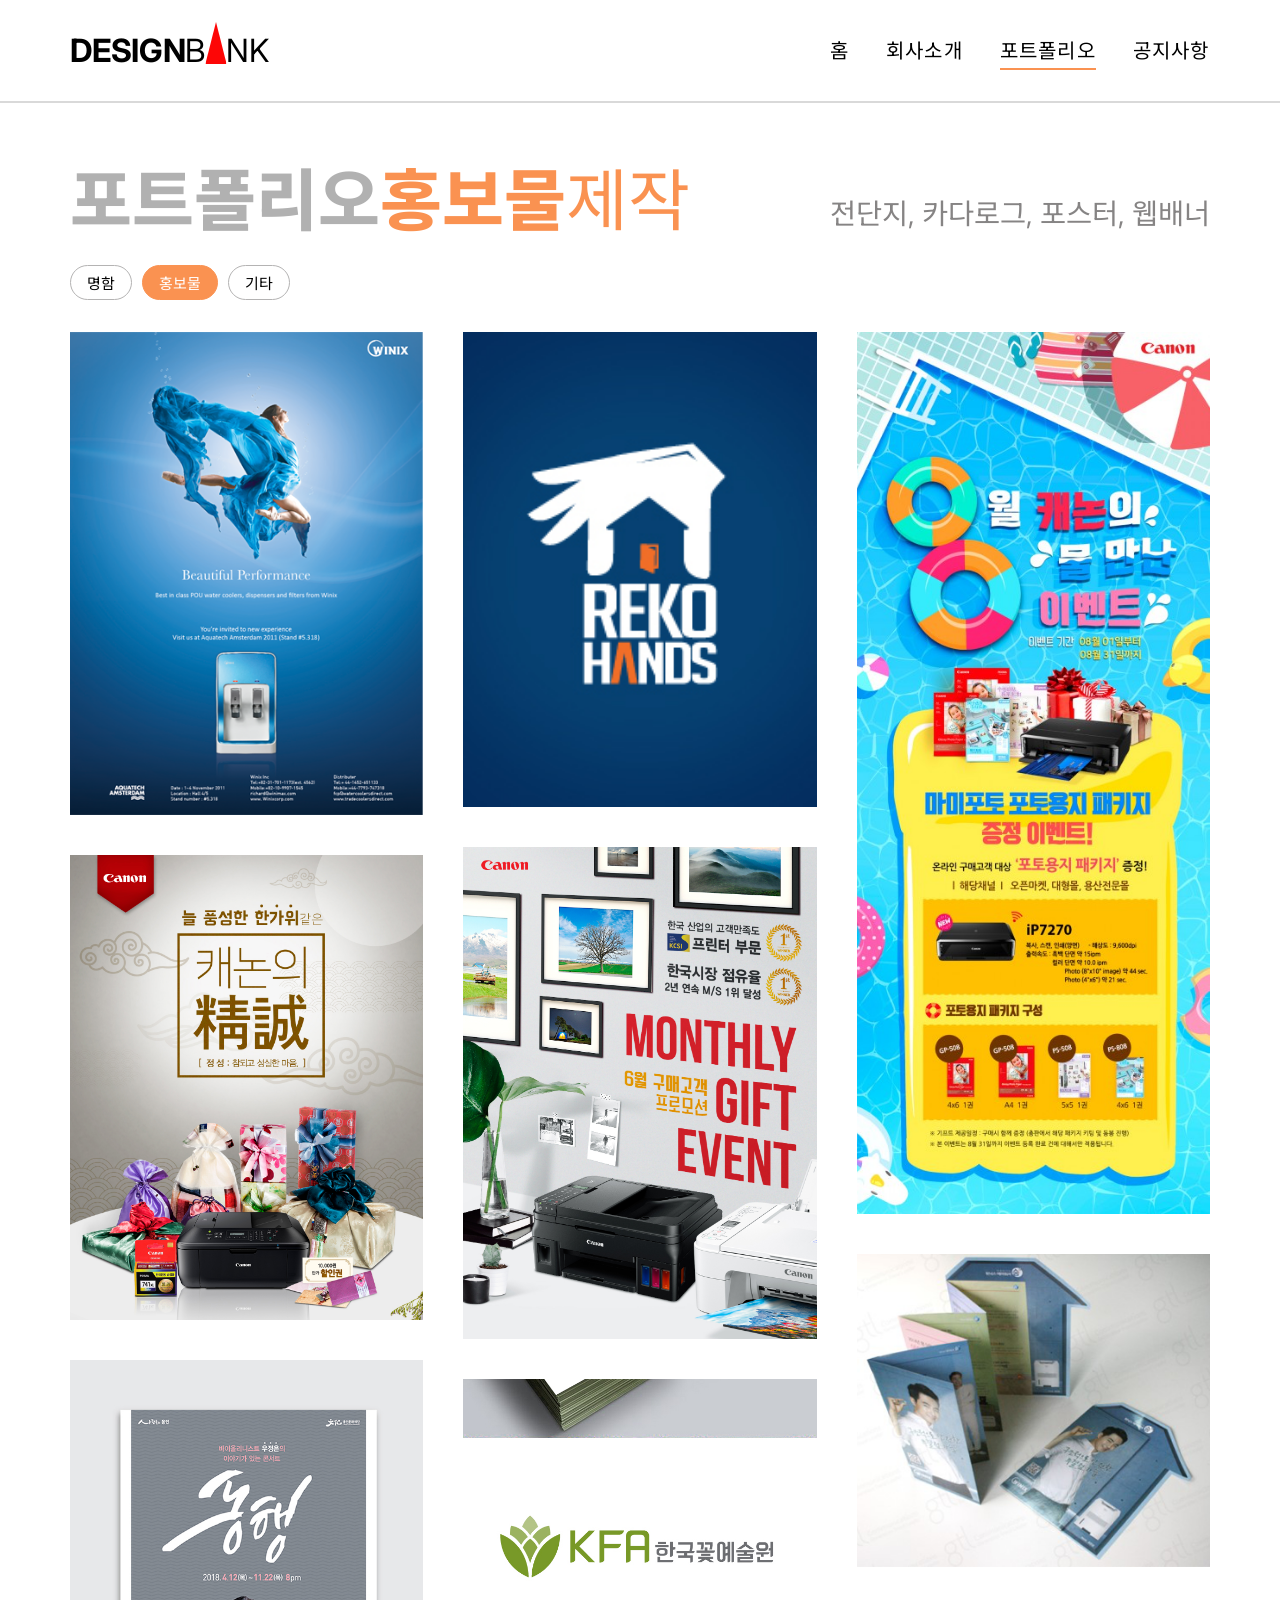
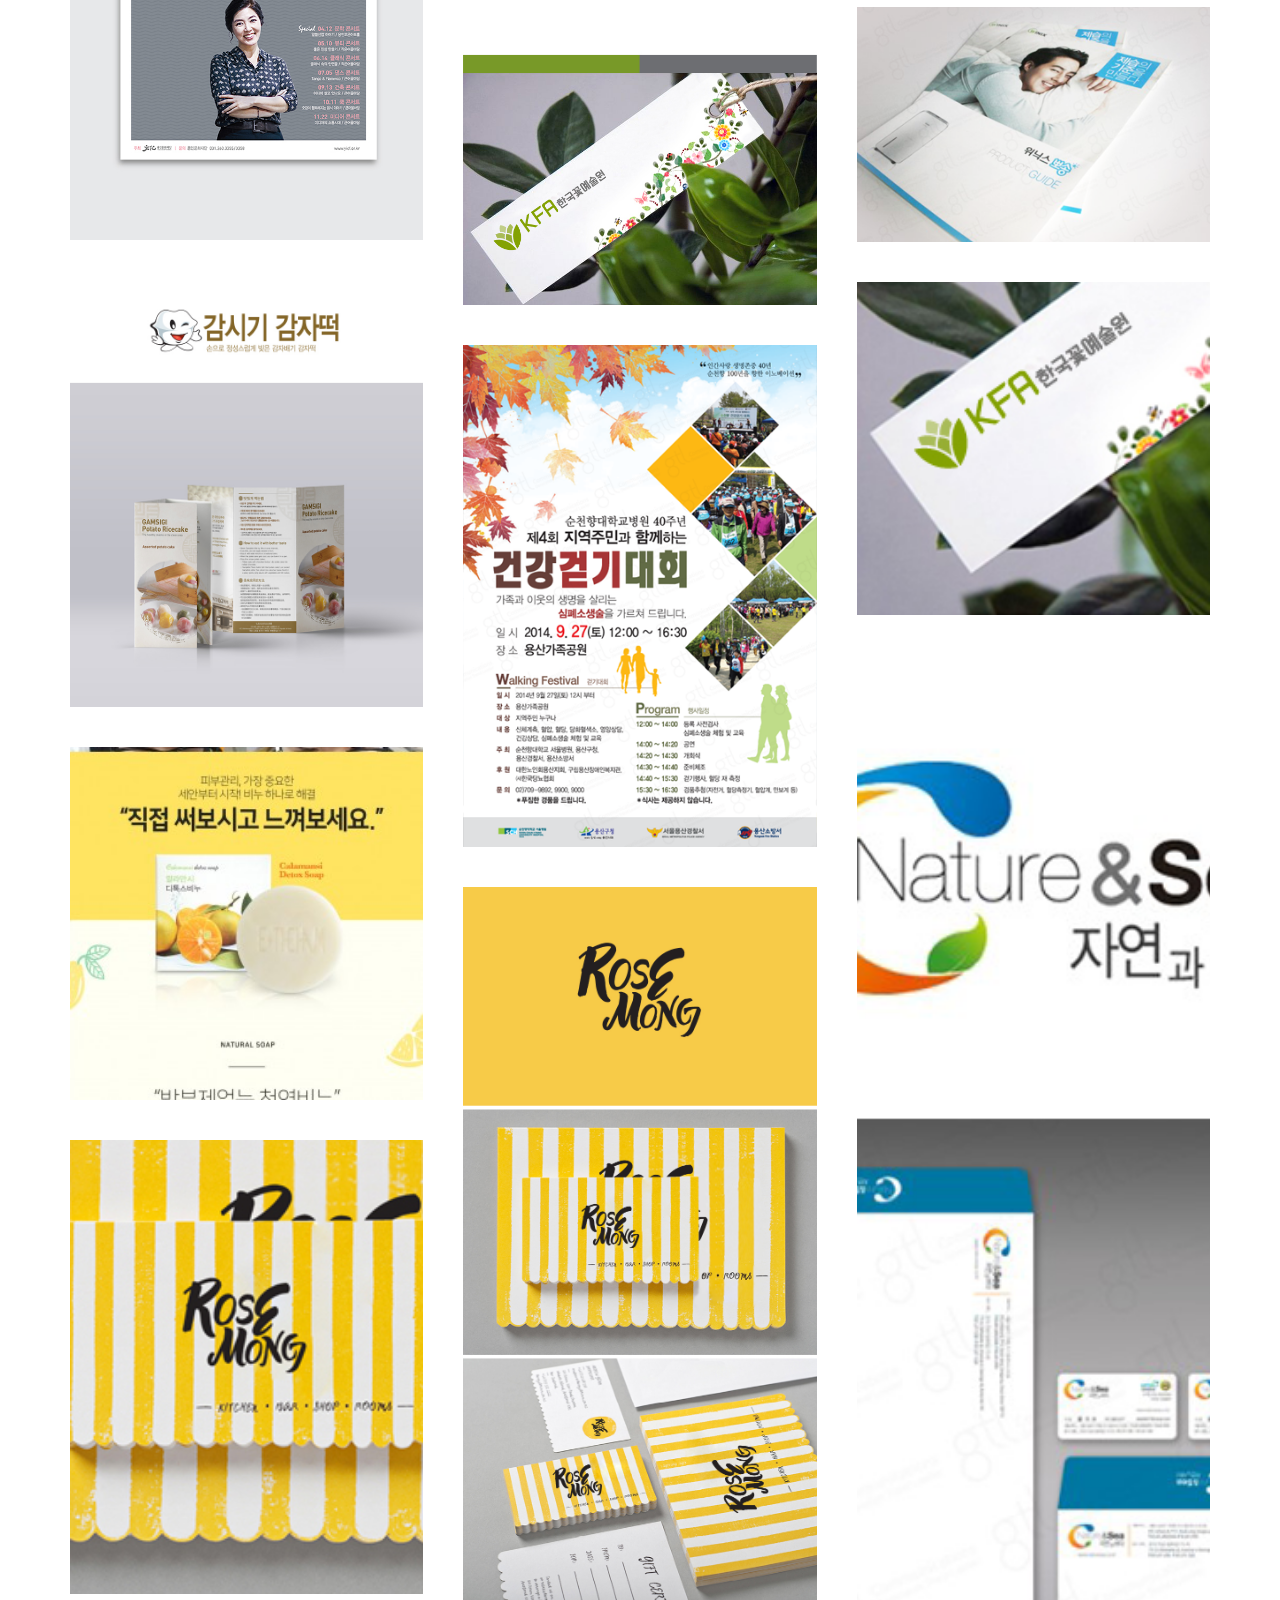
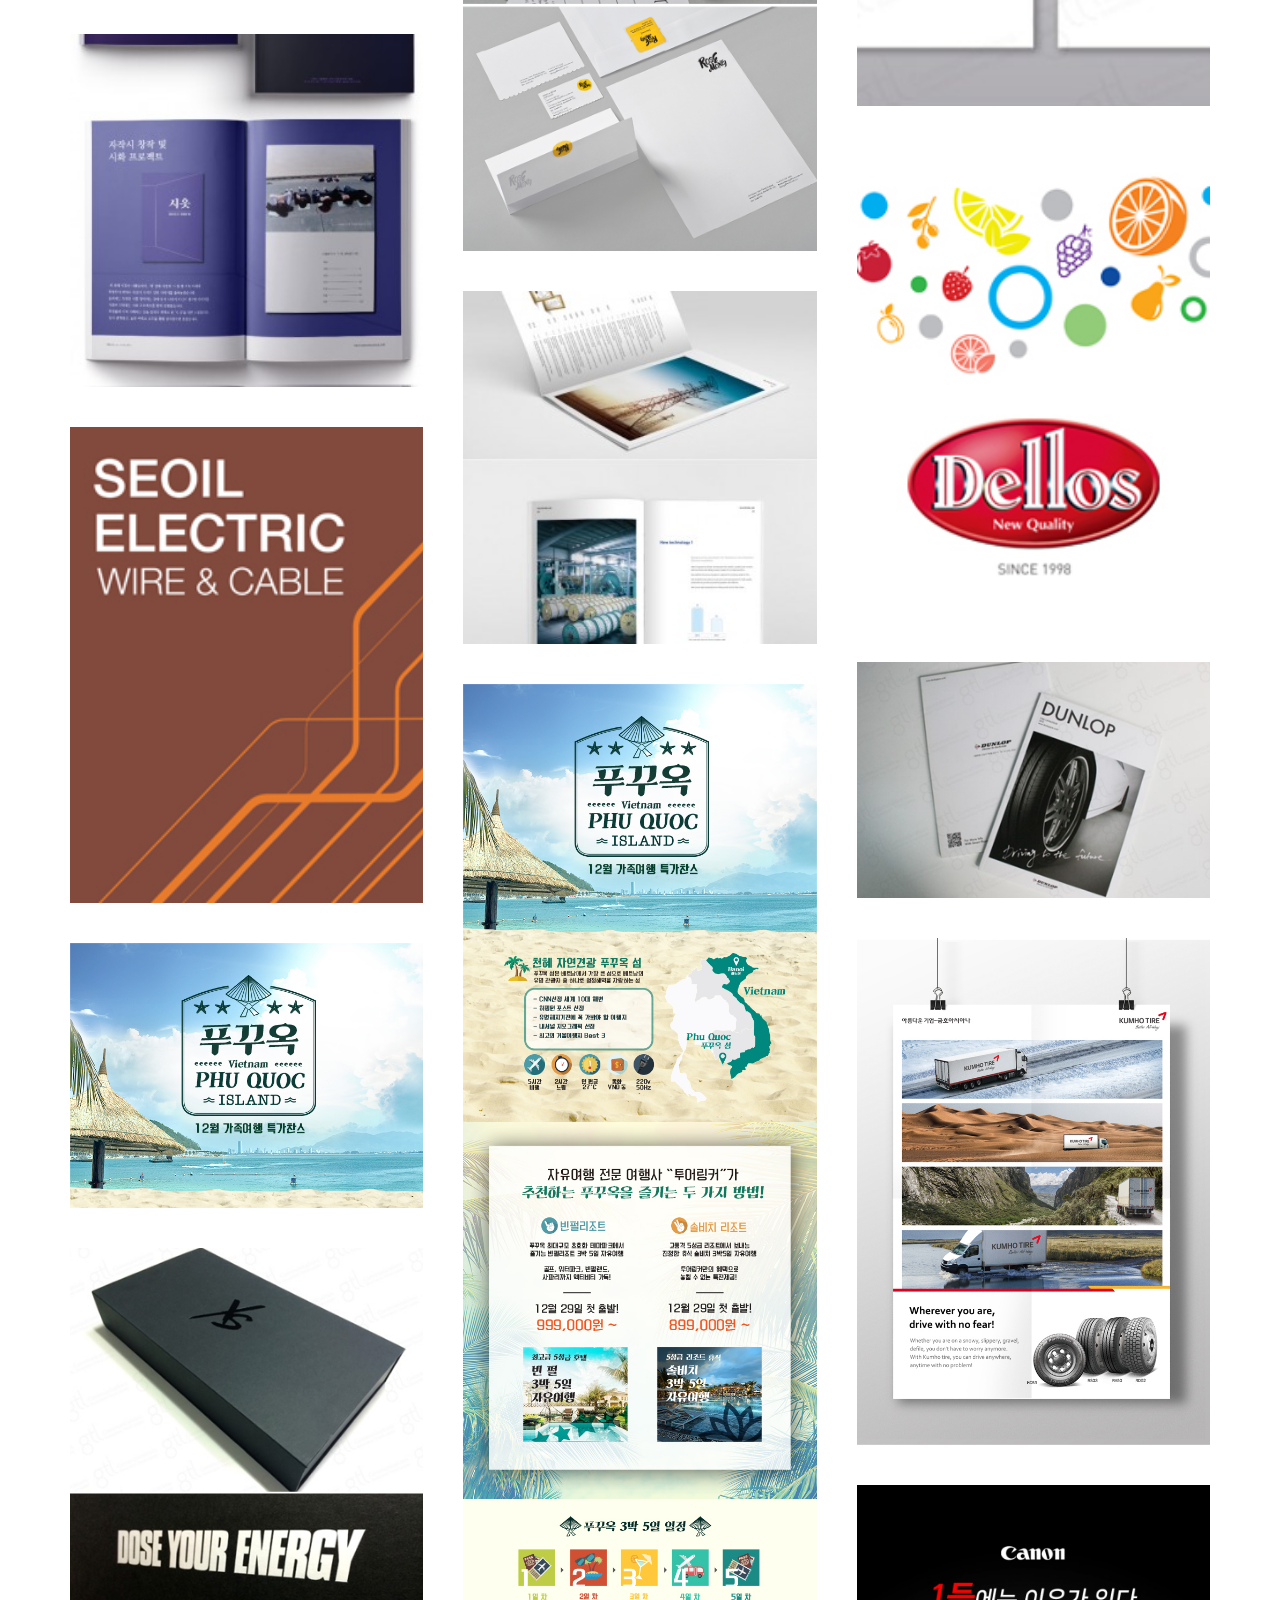
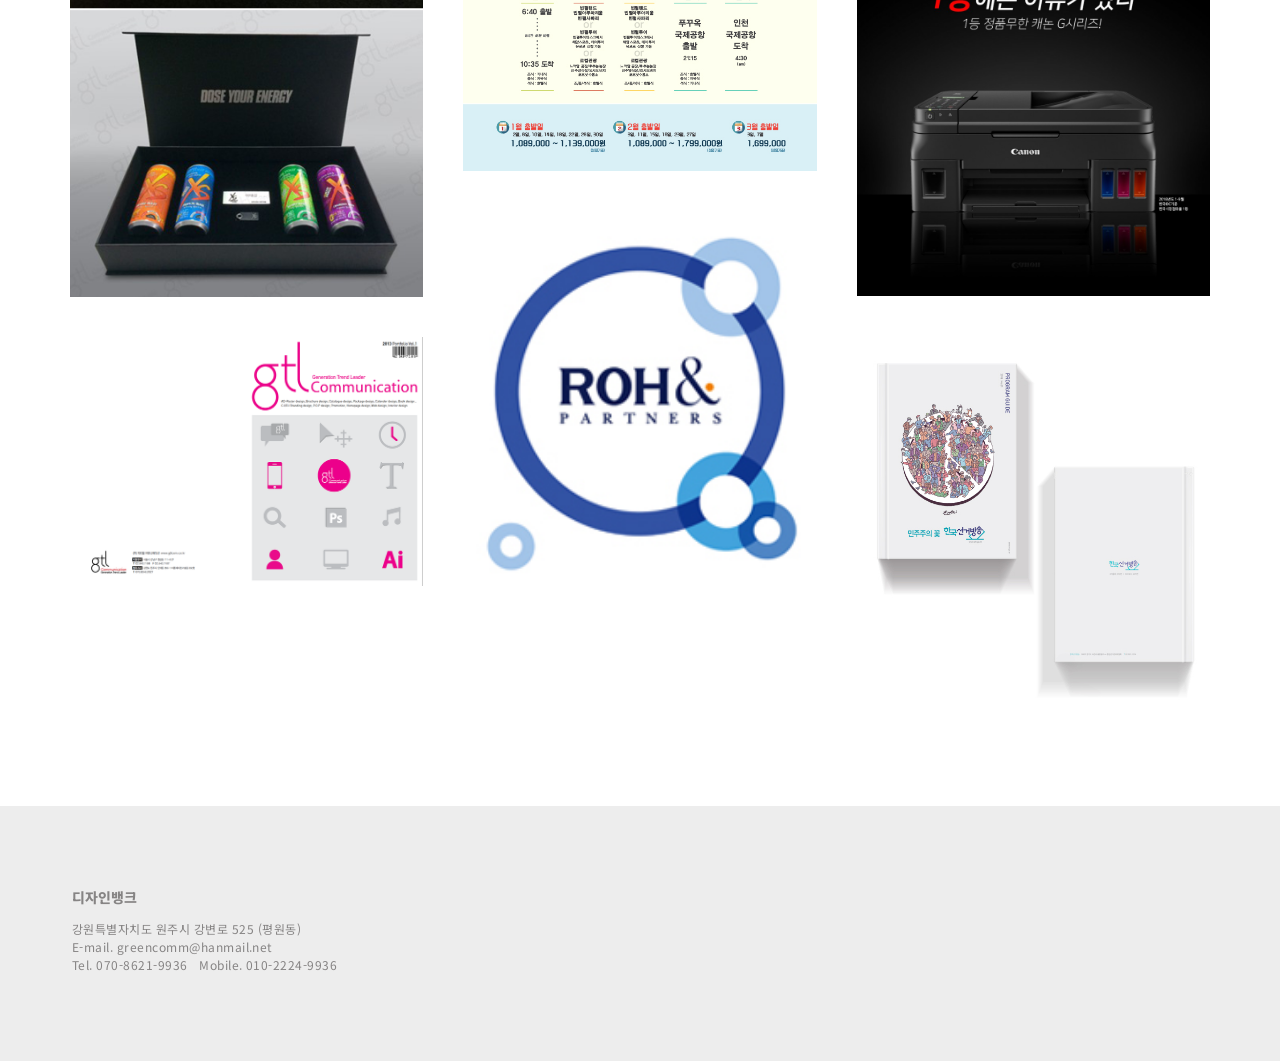
<file: promo.html>
<!DOCTYPE html>
<html lang="ko">
<head>
<meta charset="UTF-8">
<meta name="viewport" content="width=device-width, initial-scale=1, viewport-fit=cover">
<title>포트폴리오 - 홍보물 | DESIGNBANK 디자인뱅크</title>
<link rel="preconnect" href="https://fonts.googleapis.com">
<link rel="preconnect" href="https://fonts.gstatic.com" crossorigin>
<link href="https://fonts.googleapis.com/css2?family=Inter:wght@300;400;500;700;800&family=Noto+Sans+KR:wght@300;400;500;700;800&display=swap" rel="stylesheet">
<link rel="stylesheet" href="css/style.css">
</head>
<body data-page="promo" data-group="portfolio">

<svg width="0" height="0" style="position:absolute" aria-hidden="true">
  <symbol id="tri" viewBox="0 0 24 47.5" preserveAspectRatio="none"><polygon points="12,0 24,47.5 0,47.5" fill="#fd0606"/></symbol>
</svg>

<header class="header" id="header">
  <div class="header-inner">
    <a href="index.html" class="logo" aria-label="DESIGNBANK 홈">
      <b>DESIGN</b><span>B<span class="a">A<svg class="tri" aria-hidden="true"><use href="#tri"/></svg></span>NK</span>
    </a>
    <button class="menu-btn" aria-label="메뉴 열기" aria-expanded="false" aria-controls="nav"><span></span><span></span><span></span></button>
    <nav class="nav" id="nav">
      <a href="index.html" data-nav="home">홈</a>
      <a href="about.html" data-nav="about">회사소개</a>
      <a href="portfolio.html" data-nav="portfolio">포트폴리오</a>
      <a href="notice.html" data-nav="notice">공지사항</a>
    </nav>
  </div>
</header>

<main>
  <section class="page">
    <div class="pf-head">
      <h2><span class="g">포트폴리오</span>홍보물<span class="r">제작</span></h2>
      <p>전단지, 카다로그, 포스터, 웹배너</p>
    </div>
    <div class="pf-tabs"></div>
    <div class="masonry" data-gallery="promo"></div>
  </section>
</main>

<footer class="footer">
  <div class="footer-inner">
    <b>디자인뱅크</b>
    <address>
      강원특별자치도 원주시 강변로 525 (평원동)<br>
      E-mail. <a href="mailto:greencomm@hanmail.net">greencomm@hanmail.net</a><br>
      <span>Tel. <a href="tel:070-8621-9936">070-8621-9936</a></span> Mobile. <a href="tel:010-2224-9936">010-2224-9936</a>
    </address>
  </div>
</footer>

<div class="lightbox" id="lightbox" role="dialog" aria-label="이미지 크게 보기"><img alt=""></div>

<script src="js/common.js"></script>
</body>
</html>
</file>
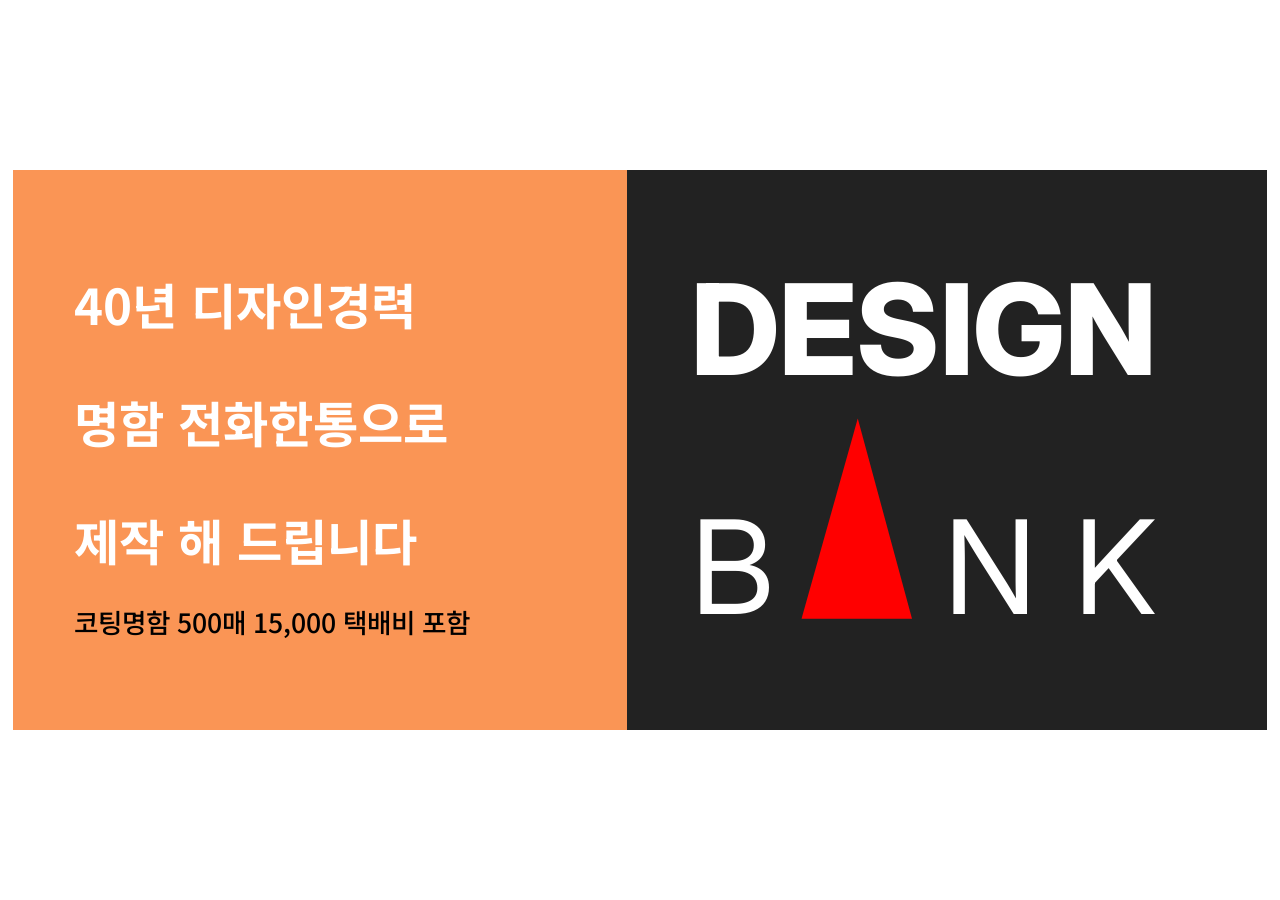
<file: images/index1.html>
<!DOCTYPE html>
<html lang="ko">
<head>
<meta charset="UTF-8">
<meta name="viewport" content="width=device-width, initial-scale=1, viewport-fit=cover">
<title>40년 디자인경력 명함 제작</title>
<link href="https://fonts.googleapis.com/css2?family=Noto+Sans+KR:wght@500;700&family=Inter:wght@400;800&display=swap" rel="stylesheet">
<style>
  :root { box-sizing: border-box; padding-top: env(safe-area-inset-top, 0px); padding-bottom: env(safe-area-inset-bottom, 0px); --bg:#FA9555; --fg:#FFFFFF; --sub:#000000; --page:#ffffff; --logo:#222222; }
  @media (prefers-color-scheme: dark) { :root:not([data-theme="light"]) { --page:#111111; } }
  :root[data-theme="dark"] { --page:#111111; }
  html, body { height: 100%; margin: 0; }
  body { background: var(--page); display: flex; align-items: center; justify-content: center;
         font-family: "Noto Sans KR", "Apple SD Gothic Neo", "Malgun Gothic", sans-serif; }

  /* 원본 1272 x 568 비율 그대로, 화면 폭에 맞춰 축소 */
  .card { --u: min(1px, calc(98vw / 1272)); width: calc(1272 * var(--u)); height: calc(568 * var(--u));
          background: var(--bg); position: relative; overflow: hidden; cursor: pointer; }

  /* 왼쪽 주황 영역: 글씨는 여기서만 보임 (오른쪽 검정 판 뒤는 가려짐) */
  .stage { position: absolute; left: 0; top: 0; bottom: 0; width: calc(623 * var(--u)); overflow: hidden; }
  .text { position: absolute; left: calc(62 * var(--u)); top: calc(100 * var(--u)); }
  .line { display: block; color: var(--fg); font-weight: 700; font-size: calc(50 * var(--u));
          line-height: calc(70 * var(--u)); margin-bottom: calc(50 * var(--u)); white-space: nowrap; }
  .line.last { margin-bottom: calc(28 * var(--u)); }
  .sub { color: var(--sub); font-weight: 500; font-size: calc(27 * var(--u)); margin: 0; white-space: nowrap; }

  /* 검정 판 뒤에서 왼쪽으로 2초간 슬라이딩 */
  .anim { animation: slideLeft 2s cubic-bezier(.22,.8,.3,1) both; }
  @keyframes slideLeft { from { transform: translateX(calc(623 * var(--u))); } to { transform: translateX(0); } }
  @media (prefers-reduced-motion: reduce) { .anim { animation: none; } }

  .logo { position: absolute; left: calc(623 * var(--u)); top: 0; right: 0; bottom: 0; background: var(--logo); z-index: 2; }
  .logo svg { width: 100%; height: 100%; display: block; }
</style>
</head>
<body>
  <div class="card" id="card" title="클릭하면 다시 재생">
    <div class="stage">
      <div class="text anim" id="text">
        <span class="line">40년 디자인경력</span>
        <span class="line">명함 전화한통으로</span>
        <span class="line last">제작 해 드립니다</span>
        <p class="sub">코팅명함 500매 15,000 택배비 포함</p>
      </div>
    </div>
    <div class="logo" aria-label="DESIGN BANK">
      <svg viewBox="623 0 649 568" xmlns="http://www.w3.org/2000/svg">
        <text x="924" y="208" text-anchor="middle" fill="#fff" textLength="472" lengthAdjust="spacingAndGlyphs"
              font-family="Inter, Arial, Helvetica, sans-serif" font-weight="800" font-size="128">DESIGN</text>
        <g fill="#fff" font-family="Inter, Arial, Helvetica, sans-serif" font-weight="400" font-size="132">
          <text x="688" y="450">B</text>
          <text x="944" y="450">N</text>
          <text x="1076" y="450">K</text>
        </g>
        <polygon points="857,252 800,455 912,455" fill="#FF0000"/>
      </svg>
    </div>
  </div>
<script>
  document.getElementById('card').addEventListener('click', () => {
    const t = document.getElementById('text');
    t.classList.remove('anim'); void t.offsetWidth; t.classList.add('anim');
  });
</script>
</body>
</html>
</file>
<file: css/style.css>
:root{
  --orange:#fa9251;
  --dark:#212020;
  --red:#fd0606;
  --gray:#868484;
  --line:#b4b3b3;
  --footer:#ededed;
  --ink:#000;
  --bg:#fff;
  --pad:clamp(20px,5.5vw,80px);
  --font:"Inter","Noto Sans KR","Apple SD Gothic Neo","Malgun Gothic",sans-serif;
  box-sizing:border-box;
  padding-top:env(safe-area-inset-top,0px);
  padding-bottom:env(safe-area-inset-bottom,0px);
}
html{scroll-padding-top:env(safe-area-inset-top,0px)}
*,*::before,*::after{box-sizing:inherit}
body{margin:0;background:var(--bg);color:var(--ink);font-family:var(--font);-webkit-font-smoothing:antialiased;word-break:keep-all}
a{color:inherit;text-decoration:none}
img{max-width:100%;display:block}
:focus-visible{outline:2px solid var(--orange);outline-offset:3px}

/* ---------- Header ---------- */
.header{position:sticky;top:env(safe-area-inset-top,0px);z-index:20;background:#fff;border-bottom:2px solid #d9d9d9}
.header-inner{max-width:1440px;margin:0 auto;padding:0 var(--pad);height:101px;display:flex;align-items:center;justify-content:space-between;gap:20px}
.logo{display:inline-block;font-size:clamp(24px,2.5vw,36px);line-height:1;letter-spacing:-.01em}
.logo b{font-weight:700}
.logo span{font-weight:400}
/* 삼각형: 'A' 글자 자리에 겹쳐 배치 (피그마 좌표 기준) */
.a{position:relative;color:transparent}
.a .tri{position:absolute;display:block;pointer-events:none}
.logo .a .tri{width:.667em;height:1.319em;left:50%;transform:translateX(-50%);bottom:.173em}
.nav{display:flex;gap:37px}
.nav a{font-family:"Noto Sans KR",sans-serif;font-size:20px;font-weight:400;letter-spacing:.06em;padding:4px 0;border-bottom:2px solid transparent}
.nav a:hover,.nav a[aria-current="page"]{border-bottom-color:var(--orange)}
.menu-btn{display:none;background:none;border:0;padding:8px;cursor:pointer}
.menu-btn span{display:block;width:24px;height:2px;background:#000;margin:5px 0;transition:transform .2s,opacity .2s}
.menu-open .menu-btn span:nth-child(1){transform:translateY(7px) rotate(45deg)}
.menu-open .menu-btn span:nth-child(2){opacity:0}
.menu-open .menu-btn span:nth-child(3){transform:translateY(-7px) rotate(-45deg)}

/* ---------- Layout ---------- */
.page{max-width:1440px;margin:0 auto;padding:0 var(--pad)}
main{min-height:60vh}

/* ---------- Home (Desktop-1) ---------- */
.hero{margin-top:70px;display:grid;grid-template-columns:626fr 653fr;min-height:570px}
.hero-left{min-width:0}
.hero-left{background:var(--orange);color:#fff;padding:62px 40px 40px 62px;display:flex;flex-direction:column;justify-content:center}
.hero-left h1{margin:0;font-weight:500;font-size:clamp(30px,4.3vw,64px);line-height:1.9;white-space:nowrap}
.hero-left p{margin:0;color:#000;font-weight:500;font-size:clamp(18px,2.22vw,32px);line-height:2.5}
.hero-right{background:var(--dark);color:#fff;display:flex;flex-direction:column;justify-content:center;align-items:center;padding:30px}
.hero-mark{font-size:clamp(56px,8.9vw,128px);line-height:1.875;text-align:left}
.hero-mark .l1{font-weight:700;display:block}
.hero-mark .l2{font-weight:400;display:block;letter-spacing:.35em;white-space:nowrap}
.hero-mark .a .tri{width:.875em;height:1.586em;left:calc(50% - .175em);transform:translateX(-50%);bottom:.195em}
.contact{text-align:center;padding:30px 0 0}
.contact .tel{margin:0;font-weight:500;font-size:clamp(22px,3.33vw,48px);line-height:1.67}
.contact .tel em{font-style:normal;color:var(--orange);padding:0 .3em}
.contact .tel a:hover{color:var(--orange)}
.contact .cta{display:inline-block;margin:24px 0 96px;font-family:"Noto Sans KR",sans-serif;font-size:clamp(20px,2.22vw,32px);color:var(--orange);letter-spacing:.06em}

/* ---------- About (Desktop-2) ---------- */
.about h2{margin:82px 0 64px;padding-left:102px;font-weight:500;font-size:clamp(26px,2.5vw,36px)}
.about h2 em{font-style:normal;color:var(--red)}
.about-grid{display:grid;grid-template-columns:524px 1fr;gap:77px;padding-left:93px;padding-bottom:70px;align-items:start}
.photo{border-left:9px solid var(--orange);aspect-ratio:515/591}
.bio{font-size:clamp(17px,1.74vw,25px);line-height:1.6}
.bio .role{color:var(--orange);font-size:clamp(24px,2.22vw,32px);font-weight:500;line-height:1.25;margin:0}
.bio .name{font-size:clamp(24px,2.22vw,32px);font-weight:500;line-height:1.25;margin:0 0 40px}
.bio ul{list-style:none;margin:0 0 40px;padding:0}
.bio h3{font:inherit;margin:0}

/* ---------- Service (Desktop-3) ---------- */
.service{display:grid;grid-template-columns:661fr 622fr;gap:65px;margin:121px 0 169px}
.service-hero{background:var(--dark);color:#fff;padding:41px 40px 40px 65px;font-weight:500;font-size:clamp(28px,3.9vw,58px);line-height:1.5;letter-spacing:.04em;white-space:nowrap}
.service-hero p{margin:0}
.service-hero .o{color:var(--orange)}
.boxes{position:relative;width:529px;height:560px;margin-top:17px}
.boxes>*{position:absolute}
.boxes .guide{left:179px;top:13px;color:var(--orange);font-weight:500;font-size:30px;line-height:1.33;margin:0;white-space:nowrap}
.cat{display:block}
.cat-box{position:relative;width:152px;height:152px;border:.3px solid #000;background:#fff;display:grid;place-items:center;text-align:center;cursor:pointer;overflow:hidden}
.cat-box .ko{font-weight:700;font-size:36px}
.cat-box .en{position:absolute;inset:0;display:grid;place-items:center;background:var(--orange);color:#fff;font-weight:800;font-size:32px;line-height:1.2;opacity:0;transition:opacity .15s}
.cat:hover .en,.cat:focus-visible .en{opacity:1}
.b1 .ko{font-size:40px}
.price{font-weight:500;font-size:14.67px;line-height:25.6px;white-space:nowrap}
.price dl{margin:0;display:grid;grid-template-columns:auto auto;column-gap:10px;justify-content:start}
.price dt,.price dd{margin:0}
.price dd{color:var(--orange)}
.price small{display:block;font-weight:400;font-size:10px;line-height:12px;margin-top:6px}
.b1{left:0;top:0}.p1{left:0;top:163px}
.b2{left:186px;top:209px}.p2{left:185px;top:375px;font-size:13.8px;line-height:24px}
.b3{left:377px;top:407px}

/* ---------- Portfolio (Desktop-4/5/6) ---------- */
.pf-head{display:flex;align-items:flex-end;justify-content:space-between;flex-wrap:wrap;gap:8px 32px;margin:58px 0 39px}
.pf-head h2{margin:0;font-weight:800;font-size:clamp(30px,5.26vw,75.8px);color:var(--orange);line-height:1.2}
.pf-head h2 .g{color:#b1b1b1}
.pf-head h2 .r{font-weight:400}
.pf-head p{margin:0 0 10px;font-size:clamp(18px,2.22vw,32px);color:var(--gray)}
.pf-tabs{display:flex;gap:10px;margin:-16px 0 32px;flex-wrap:wrap}
.pf-tabs a{border:1px solid var(--line);border-radius:999px;padding:6px 16px;font-size:15px}
.pf-tabs a[aria-current="page"]{background:var(--orange);border-color:var(--orange);color:#fff}
.masonry{columns:3;column-gap:40px;padding-bottom:100px}
.masonry .ph{break-inside:avoid;margin-bottom:40px}
.stack{display:grid;gap:83px;padding-bottom:139px}
.ph{position:relative;background:#f1f1f1;overflow:hidden}
.ph img{width:100%;height:100%;object-fit:cover;position:absolute;inset:0}
.ph .fname{position:absolute;inset:0;display:grid;place-items:center;color:#aaa;font-size:13px;text-align:center;padding:8px}
.ph img{z-index:1}
.ph{cursor:zoom-in}
.lightbox{position:fixed;inset:0;z-index:50;background:rgba(0,0,0,.85);display:none;place-items:center;padding:24px;cursor:zoom-out}
.lightbox.on{display:grid}
.lightbox img{max-height:90vh;width:auto}

/* ---------- Notice (Desktop-7/8) ---------- */
.notice-title{margin:48px 0 40px;text-align:center;font-weight:500;color:var(--gray);font-size:clamp(28px,3.82vw,55px);line-height:1.6}
.search{background:#f5f5f5;border:1px solid var(--line);border-radius:11px;padding:30px 38px 30px 32px;display:flex;gap:12px}
.search select,.search input{height:46px;border:1px solid #b1b1b1;border-radius:5px;background:#fff;font:300 18px var(--font);padding:0 16px}
.search select{width:125px;text-align:center}
.search input{flex:1;min-width:0}
.board{width:100%;border-collapse:collapse;margin-top:43px;font-size:20px}
.board th{font-weight:400;font-size:18px;text-align:left;padding:10px 0 12px 73px;border-top:1px solid #9b9b9b;border-bottom:1px solid #9b9b9b}
.board th.date{text-align:right;padding:10px 58px 12px 0}
.board td{font-weight:300;padding:12px 0 12px 21px;border-bottom:1px solid #9b9b9b}
.board td.date{text-align:right;padding-right:24px;white-space:nowrap}
.board a:hover{color:var(--orange)}
.board .empty td{text-align:center;color:var(--gray)}
.pager{text-align:center;margin:56px 0 380px;font-size:18px;font-weight:300;display:flex;justify-content:center;gap:22px}
.pager button{background:none;border:0;font:inherit;cursor:pointer;padding:0}
.pager b{font-weight:500}
.detail{border:1px solid var(--line);border-radius:11px;min-height:593px;margin-bottom:110px;padding:40px 48px}
.detail h3{margin:0 0 6px;font-size:24px;font-weight:500}
.detail time{color:var(--gray);font-size:16px;font-weight:300}
.detail hr{border:0;border-top:1px solid #ddd;margin:24px 0}
.detail .body{font-size:18px;line-height:1.8;font-weight:300}
.back{display:inline-block;margin-top:32px;border:1px solid var(--line);border-radius:5px;padding:8px 20px;font-size:16px}

/* ---------- Footer ---------- */
.footer{background:var(--footer);color:var(--gray);margin-top:0}
.footer-inner{max-width:1440px;margin:0 auto;padding:81px 72px 69px;min-height:255px}
.footer b{display:block;font-family:"Noto Sans KR",sans-serif;font-weight:800;font-size:14px;margin-bottom:13px}
.footer address{font-style:normal;font-family:"Noto Sans KR",sans-serif;font-size:12px;line-height:18px;letter-spacing:.04em}
.footer address span{margin-right:8px}

/* ---------- Responsive ---------- */
@media (max-width:1200px){
  .about-grid{grid-template-columns:minmax(0,40%) 1fr;gap:48px;padding-left:0}
  .about h2{padding-left:0}
  .service{grid-template-columns:1fr;gap:56px}
  .boxes{margin:0 auto}
}
@media (max-width:900px){
  /* 휴대폰: 로고 아래 한 줄로 메뉴 4개를 항상 보여 줌 (햄버거 버튼 없음) */
  .header-inner{height:auto;flex-direction:column;align-items:stretch;gap:10px;padding-top:14px;padding-bottom:0}
  .menu-btn{display:none}
  .nav{display:flex;justify-content:space-between;gap:8px}
  .nav a{font-size:17px;letter-spacing:.02em;padding:6px 0 10px;border-bottom-width:3px;white-space:nowrap}
  .nav a[aria-current="page"]{color:var(--orange)}
  .hero{grid-template-columns:1fr;min-height:0;margin-top:32px}
  .hero-left{padding:48px 32px}
  .hero-left p{line-height:1.6;margin-top:16px}
  .pf-head h2{font-size:clamp(28px,8vw,48px)}
  .hero-right{padding:40px 32px}
  .about-grid{grid-template-columns:1fr}
  .photo{max-width:515px}
  .about h2{margin:48px 0 32px}
  .masonry{columns:2;column-gap:20px}
  .masonry .ph{margin-bottom:20px}
  .stack{gap:24px}
  .board th{padding-left:21px}
  .board th.date{padding-right:24px}
  .pager{margin-bottom:160px}
  .footer-inner{padding:48px var(--pad)}
}
@media (max-width:600px){
  .nav a{font-size:16px}
  .contact .tel a,.contact .tel em{display:block}
  .contact .tel em{display:none}
  .contact .cta{margin-bottom:64px}
  .service{margin:48px 0 80px}
  .service-hero{padding:32px 24px}
  .boxes{width:auto;height:auto;display:grid;grid-template-columns:1fr 1fr;column-gap:20px;row-gap:16px}
  .boxes>*{position:static}
  .boxes .guide{grid-column:1/3;font-size:22px;white-space:normal;order:-1}
  .b1{order:1}.b2{order:2}.p1{order:3}.p2{order:4}.b3{order:5}
  .cat-box{width:100%;height:auto;aspect-ratio:1}
  .masonry{columns:1}
  .search{padding:16px;flex-direction:column}
  .search select{width:100%}
  .board{font-size:16px}
  .board td.date,.board th.date{font-size:14px}
  .detail{padding:24px 20px;min-height:360px}
}
@media (max-width:360px){
  .nav a{font-size:15px;letter-spacing:0}
}
@media (prefers-reduced-motion:reduce){*{transition:none!important}}
</file>
